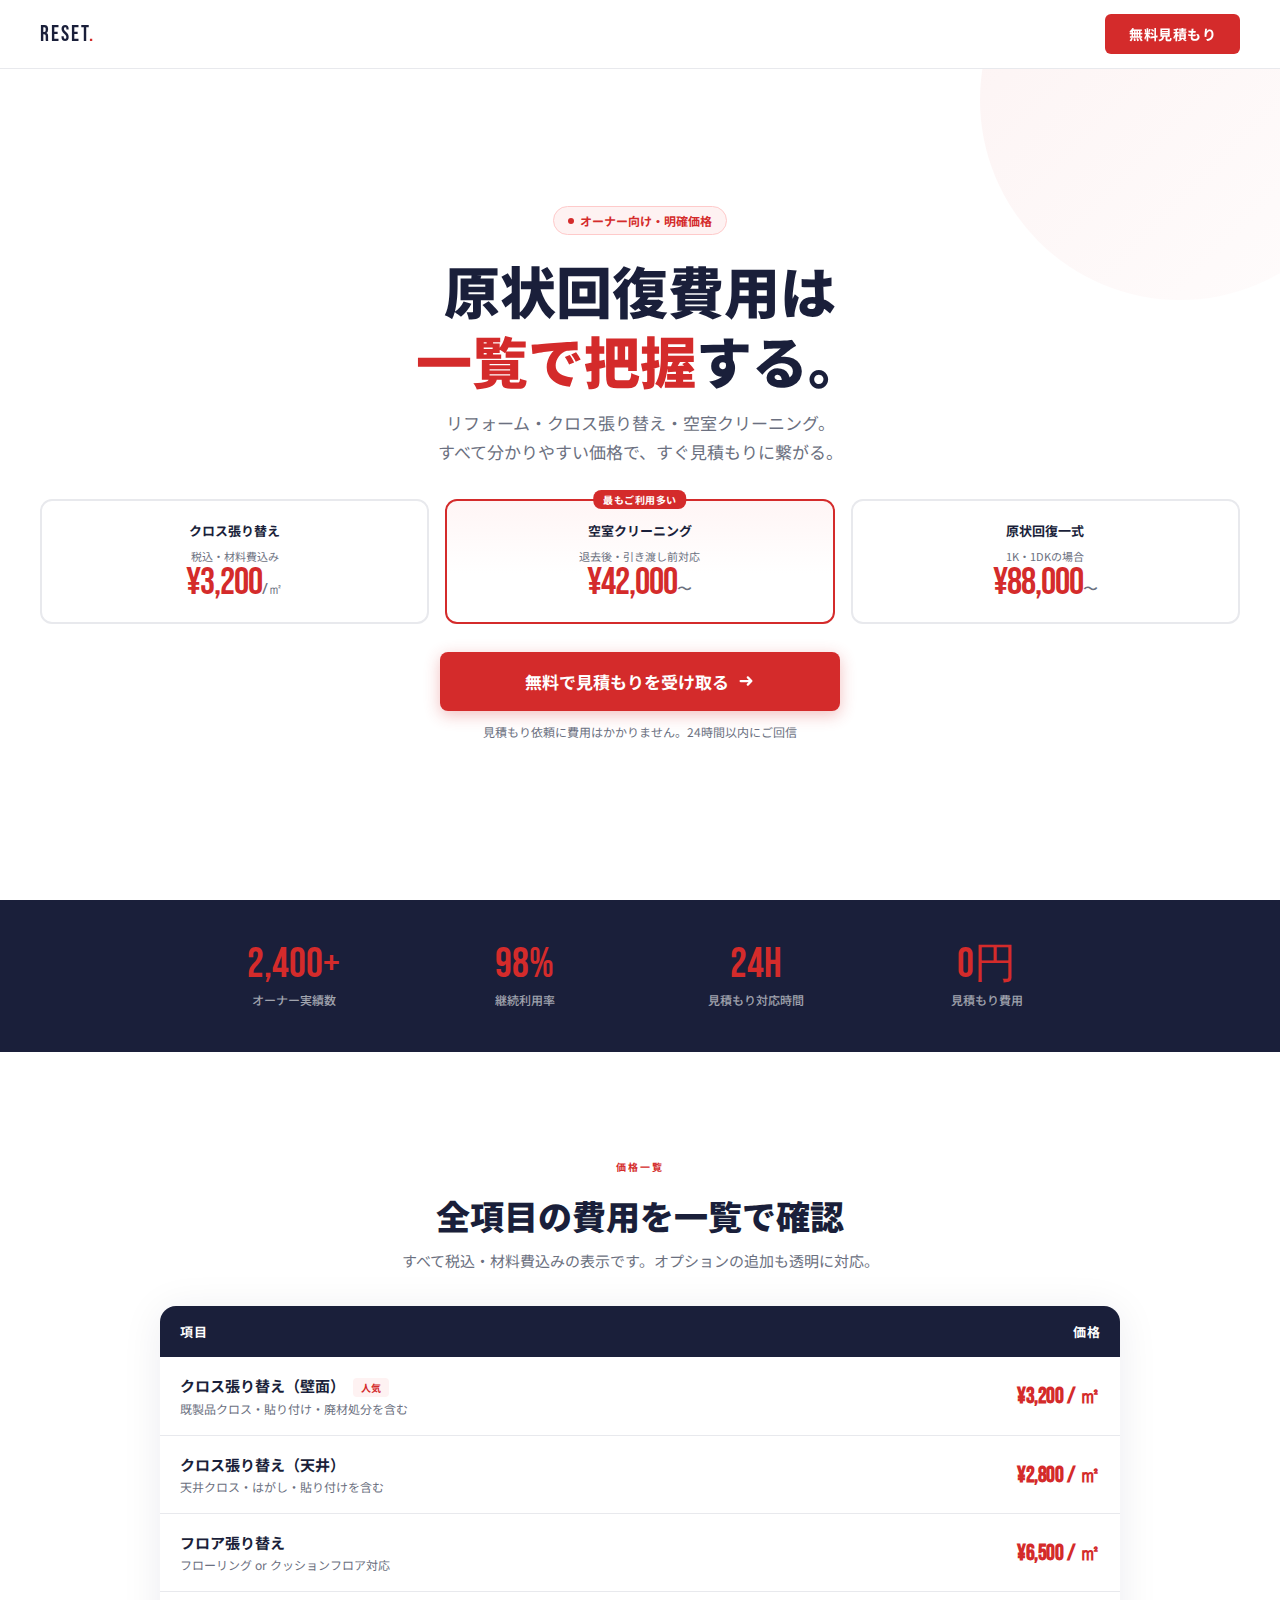
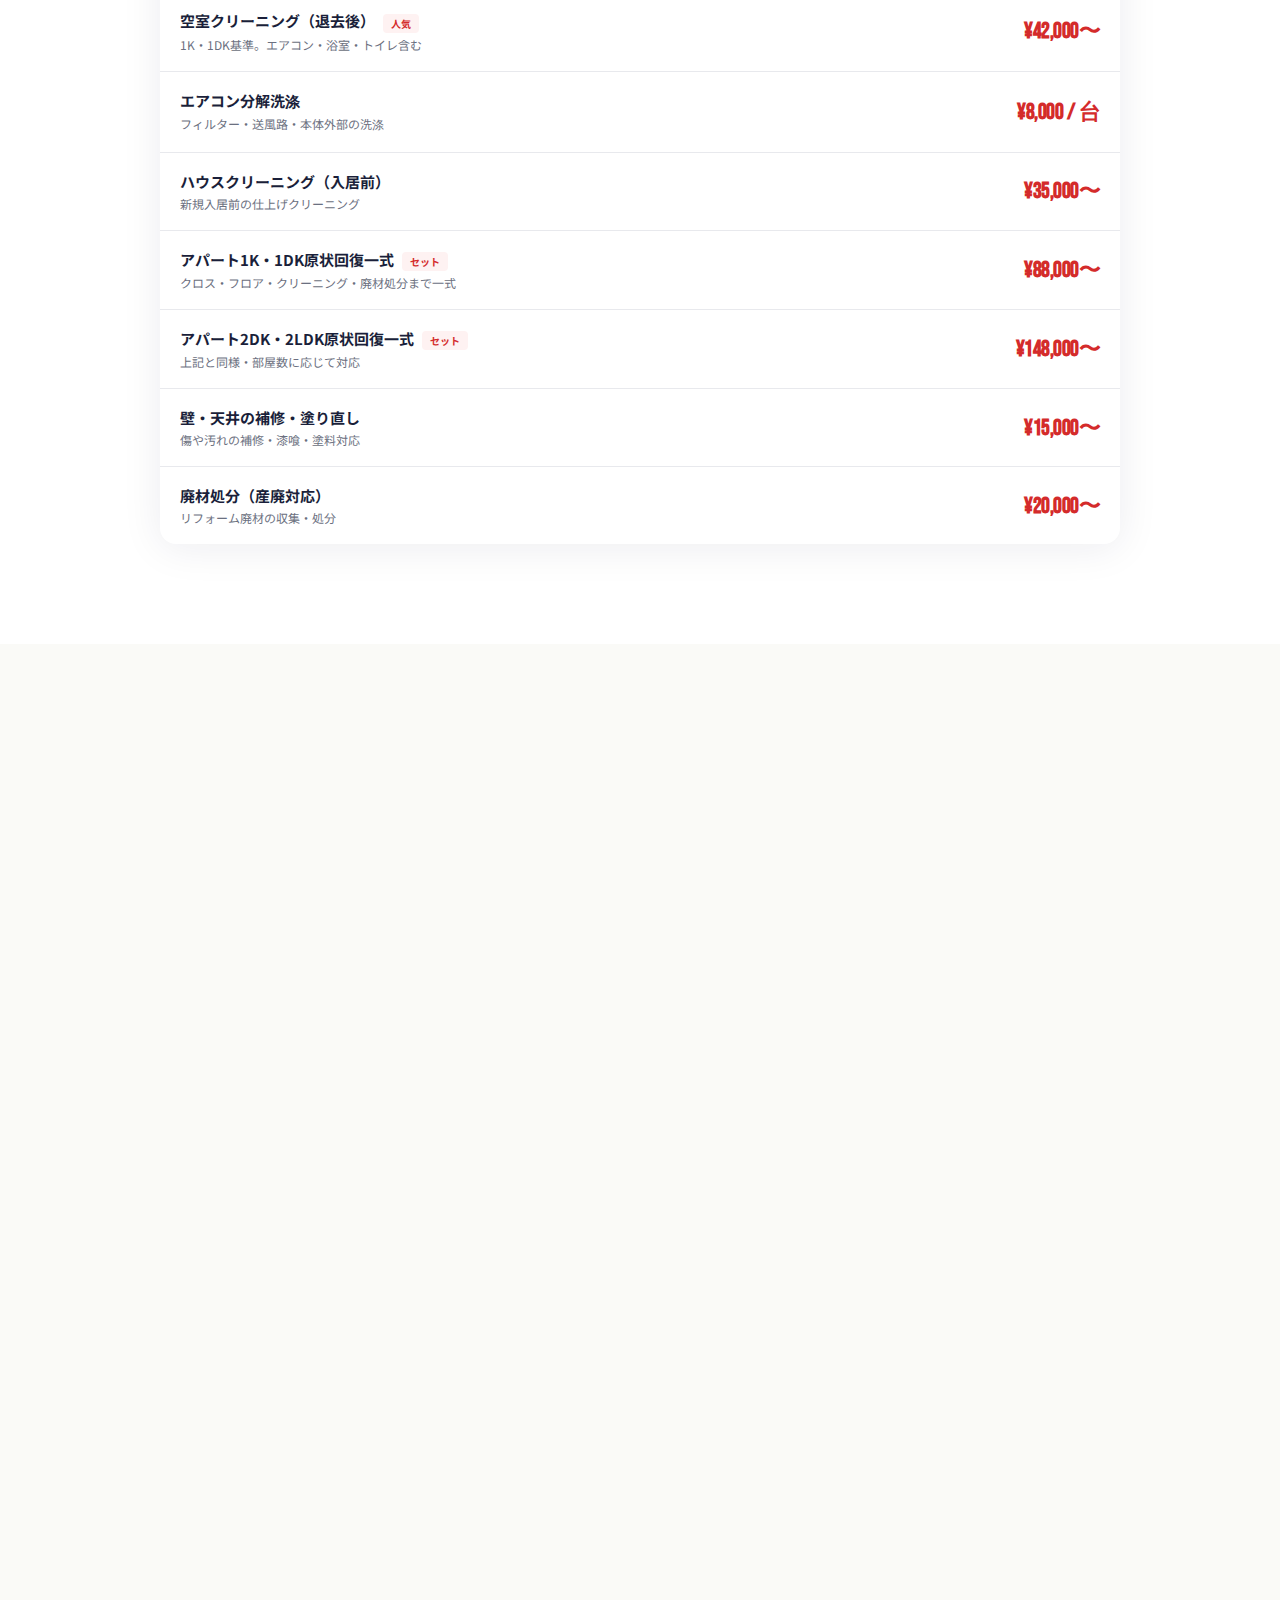
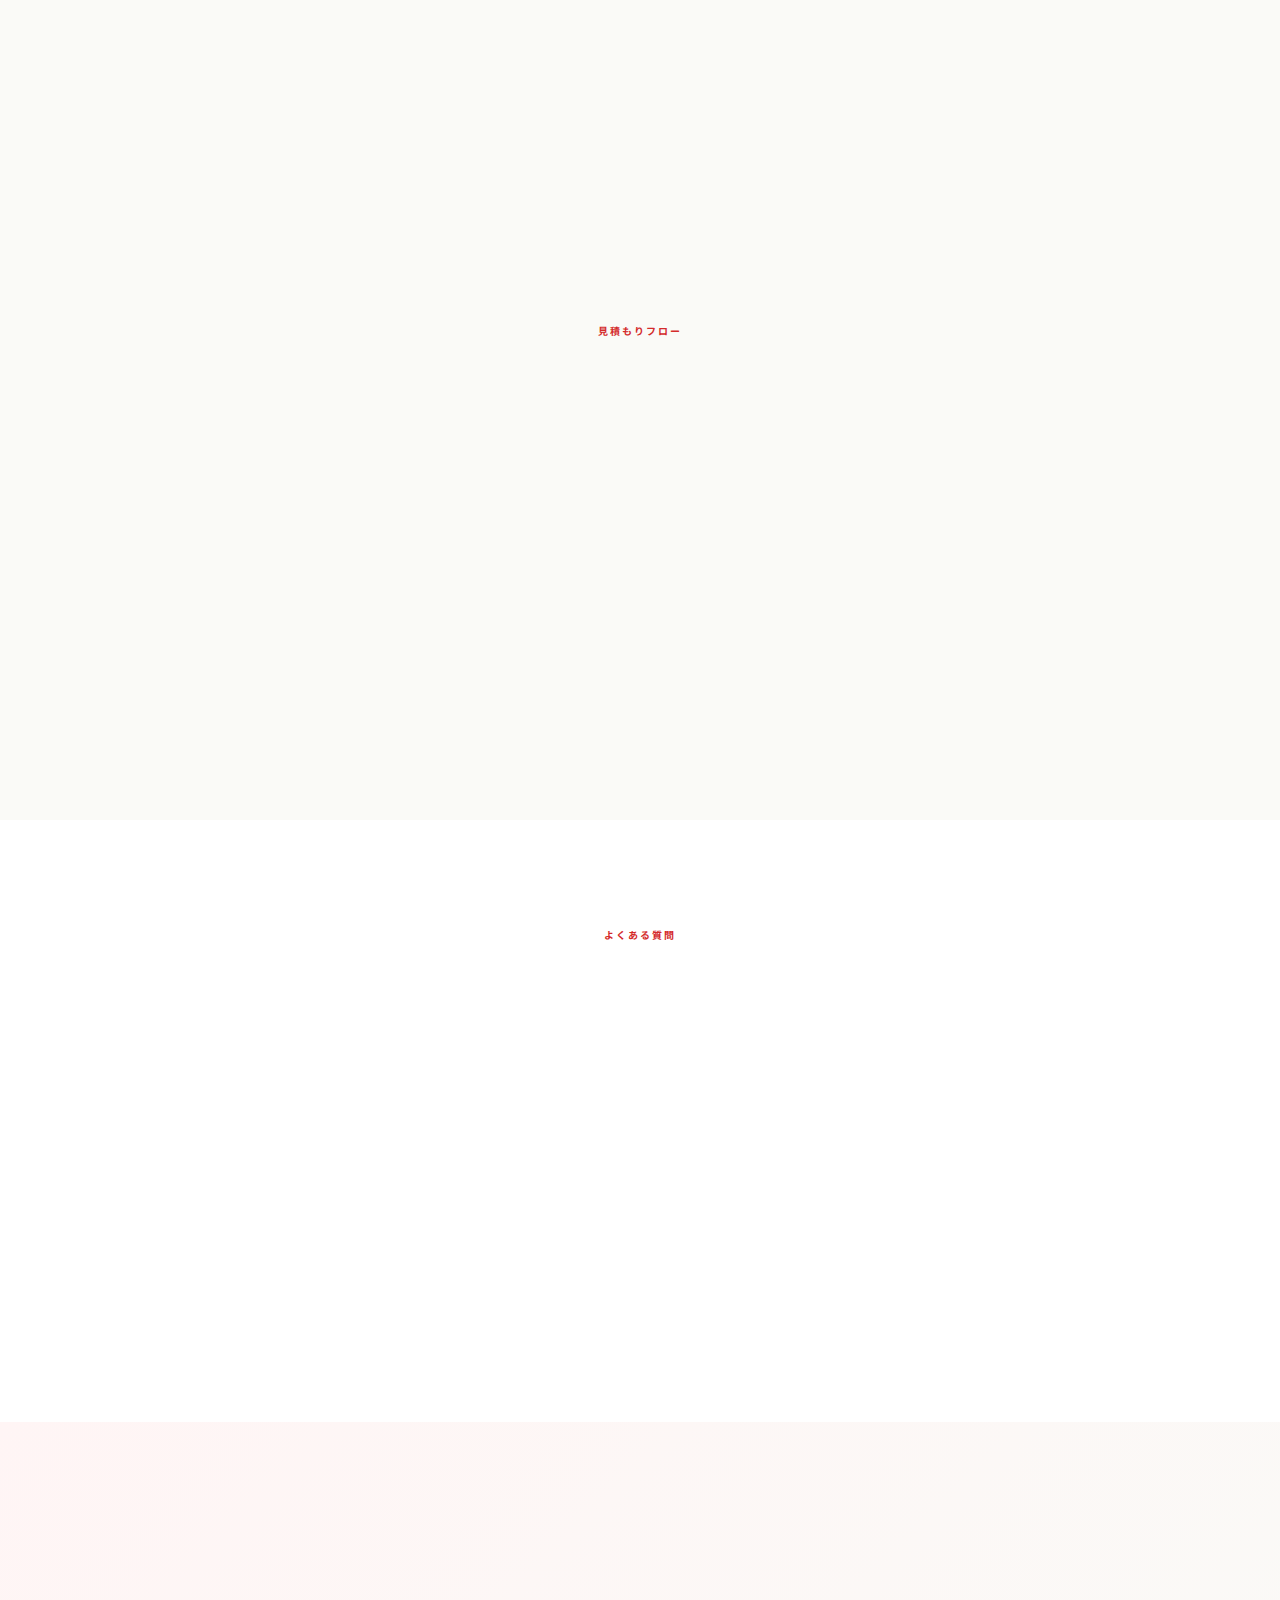
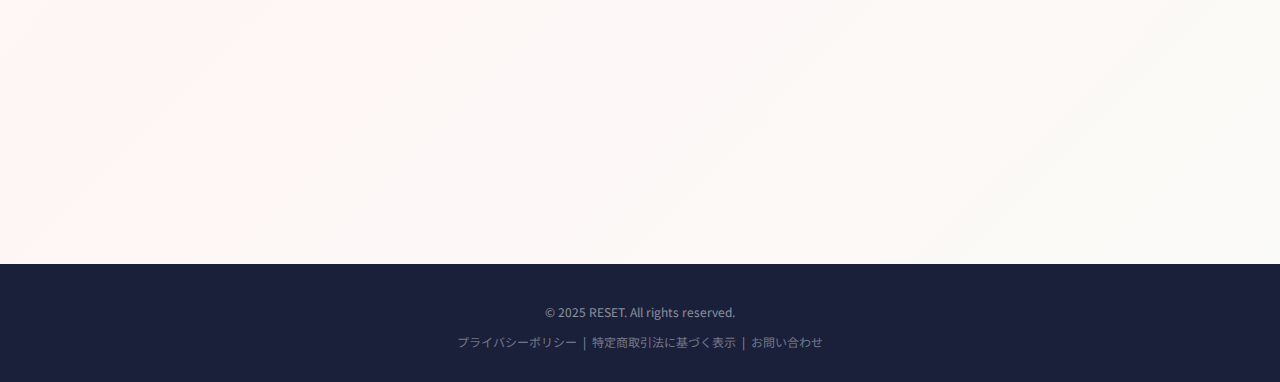
<file: index3.html>
<!DOCTYPE html>
<html lang="ja">

<head>
    <meta charset="UTF-8">
    <meta name="viewport" content="width=device-width, initial-scale=1.0">

    <!-- SEO: title & meta -->
    <title>原状回復費用・クロス張り替え・空室クリーニング 明確価格一覧 | RESET</title>
    <meta name="description"
        content="不動産オーナー向け原状回復費用窓口。クロス張り替え¥3,200/㎡・空室クリーニング¥42,000〜・原状回復一式¥88,000〜。税込・材料費込みの明確価格で無料見積もりを受け付けています。">

    <!-- SEO: OGP -->
    <meta property="og:title" content="原状回復費用・クロス張り替え・空室クリーニング 明確価格一覧 | RESET">
    <meta property="og:description" content="不動産オーナー向け原状回復費用窓口。クロス張り替え・空室クリーニング・リフォームすべて明確価格で無料見積もりを受け付けています。">
    <meta property="og:type" content="website">
    <meta property="og:url" content="https://reset-example.com/">
    <meta property="og:locale" content="ja_JP">

    <!-- SEO: Canonical -->
    <link rel="canonical" href="https://reset-example.com/">

    <!-- Fonts -->
    <link rel="preconnect" href="https://fonts.googleapis.com">
    <link rel="preconnect" href="https://fonts.gstatic.com" crossorigin>
    <link
        href="https://fonts.googleapis.com/css2?family=Noto+Sans+JP:wght@400;500;700;900&family=Bebas+Neue&display=swap"
        rel="stylesheet">

    <!-- SEO: Structured Data (LocalBusiness + Service) -->
    <script type="application/ld+json">
{
  "@context": "https://schema.org",
  "@graph": [
    {
      "@type": "LocalBusiness",
      "name": "RESET",
      "description": "不動産オーナー向け原状回復・リフォーム・クリーニング対応窓口。明確価格で無料見積もりを提供。",
      "url": "https://reset-example.com/",
      "telephone": "03-XXXX-XXXX",
      "address": {
        "@type": "PostalAddress",
        "addressCountry": "Japan",
        "addressLocality": "東京都"
      },
      "openingHoursSpecification": {
        "@type": "OpeningHoursSpecification",
        "dayOfWeek": ["Monday","Tuesday","Wednesday","Thursday","Friday","Saturday","Sunday"],
        "opens": "00:00",
        "closes": "23:59"
      },
      "sameAs": []
    },
    {
      "@type": "Service",
      "name": "原状回復一式",
      "provider": { "@type": "Organization", "name": "RESET" },
      "description": "クロス張り替え・フロア張り替え・クリーニング・廃材処分まで一式対応",
      "offers": {
        "@type": "Offer",
        "price": "88000",
        "priceCurrency": "JPY",
        "priceSpecification": { "@type": "UnitPriceSpecification", "unitText": "1K・1DK基準" }
      }
    },
    {
      "@type": "Service",
      "name": "クロス張り替え",
      "provider": { "@type": "Organization", "name": "RESET" },
      "description": "既製品クロス・貼り付け・廃材処分を含む壁面張り替え",
      "offers": {
        "@type": "Offer",
        "price": "3200",
        "priceCurrency": "JPY",
        "priceSpecification": { "@type": "UnitPriceSpecification", "unitText": "1㎡あたり" }
      }
    },
    {
      "@type": "Service",
      "name": "空室クリーニング",
      "provider": { "@type": "Organization", "name": "RESET" },
      "description": "退去後の空室クリーニング。エアコン・浴室・トイレ含む",
      "offers": {
        "@type": "Offer",
        "price": "42000",
        "priceCurrency": "JPY",
        "priceSpecification": { "@type": "UnitPriceSpecification", "unitText": "1K・1DK基準から" }
      }
    },
    {
      "@type": "FAQPage",
      "mainEntity": [
        {
          "@type": "Question",
          "name": "見積もりに費用はかかりますか？",
          "acceptedAnswer": { "@type": "Answer", "text": "いいえ、見積もりは完全無料です。24時間以内にご回信いたします。" }
        },
        {
          "@type": "Question",
          "name": "対応エリアはどのくらいですか？",
          "acceptedAnswer": { "@type": "Answer", "text": "現在、首都圏エリアを中心にご対応しています。詳細はお問い合わせください。" }
        },
        {
          "@type": "Question",
          "name": "急いでの対応は可能ですか？",
          "acceptedAnswer": { "@type": "Answer", "text": "はい、急対応も受承中です。見積もり時にご希望の対応日をお伝えください。" }
        }
      ]
    }
  ]
}
</script>

    <style>
        /* ─── RESET & VARIABLES ─── */
        *,
        *::before,
        *::after {
            margin: 0;
            padding: 0;
            box-sizing: border-box;
        }

        :root {
            --red: #D42B2B;
            --red-dark: #A82020;
            --navy: #1A1F3A;
            --navy-mid: #2E3558;
            --cream: #FAFAF7;
            --gray: #6B7080;
            --gray-lt: #E8E9ED;
            --white: #FFFFFF;
            --font-jp: 'Noto Sans JP', sans-serif;
            --font-en: 'Bebas Neue', sans-serif;
            --safe-x: 20px;
            /* mobile side padding */
        }

        html {
            scroll-behavior: smooth;
        }

        body {
            font-family: var(--font-jp);
            background: var(--cream);
            color: var(--navy);
            -webkit-font-smoothing: antialiased;
            overflow-x: hidden;
        }

        /* ─── MOBILE-FIRST NAV ─── */
        .nav {
            position: fixed;
            top: 0;
            left: 0;
            right: 0;
            z-index: 100;
            display: flex;
            align-items: center;
            justify-content: space-between;
            padding: 12px var(--safe-x);
            background: rgba(255, 255, 255, 0.95);
            backdrop-filter: blur(8px);
            border-bottom: 1px solid var(--gray-lt);
            transition: box-shadow .3s;
        }

        .nav.scrolled {
            box-shadow: 0 2px 20px rgba(26, 31, 58, .08);
        }

        .nav-logo {
            font-family: var(--font-en);
            font-size: 20px;
            letter-spacing: 2px;
            color: var(--navy);
            text-decoration: none;
        }

        .nav-logo span {
            color: var(--red);
        }

        .nav-cta {
            background: var(--red);
            color: #fff;
            font-family: var(--font-jp);
            font-weight: 700;
            font-size: 13px;
            padding: 9px 18px;
            border-radius: 6px;
            border: none;
            cursor: pointer;
            letter-spacing: .5px;
            transition: background .2s, transform .15s;
            text-decoration: none;
            -webkit-tap-highlight-color: transparent;
        }

        .nav-cta:active {
            background: var(--red-dark);
            transform: scale(0.96);
        }

        /* ─── HERO (mobile base) ─── */
        .hero {
            min-height: 100svh;
            /* small viewport height for mobile */
            display: flex;
            flex-direction: column;
            align-items: center;
            justify-content: center;
            padding: 100px var(--safe-x) 48px;
            background: var(--white);
            position: relative;
        }

        .hero::before {
            content: '';
            position: absolute;
            top: -80px;
            right: -80px;
            width: 280px;
            height: 280px;
            border-radius: 50%;
            background: linear-gradient(135deg, rgba(212, 43, 43, .06), rgba(212, 43, 43, .01));
            pointer-events: none;
        }

        .hero-badge {
            display: inline-flex;
            align-items: center;
            gap: 6px;
            background: #FEF2F2;
            border: 1px solid #FECACA;
            border-radius: 20px;
            padding: 5px 14px;
            font-size: 12px;
            font-weight: 700;
            color: var(--red);
            margin-bottom: 20px;
            animation: fadeDown .6s ease both;
        }

        .hero-badge .dot {
            width: 6px;
            height: 6px;
            border-radius: 50%;
            background: var(--red);
            animation: pulse 1.8s infinite;
        }

        @keyframes pulse {

            0%,
            100% {
                opacity: 1;
                transform: scale(1);
            }

            50% {
                opacity: .5;
                transform: scale(1.4);
            }
        }

        @keyframes fadeDown {
            from {
                opacity: 0;
                transform: translateY(-12px);
            }

            to {
                opacity: 1;
                transform: translateY(0);
            }
        }

        .hero-title {
            text-align: center;
            font-size: 28px;
            font-weight: 900;
            line-height: 1.25;
            color: var(--navy);
            animation: fadeUp .7s .1s ease both;
        }

        .hero-title .highlight {
            color: var(--red);
            position: relative;
            display: inline-block;
        }

        .hero-title .highlight::after {
            content: '';
            position: absolute;
            bottom: 3px;
            left: -3px;
            right: -3px;
            height: 10px;
            border-radius: 5px;
            background: rgba(212, 43, 43, .15);
            z-index: -1;
        }

        @keyframes fadeUp {
            from {
                opacity: 0;
                transform: translateY(20px);
            }

            to {
                opacity: 1;
                transform: translateY(0);
            }
        }

        .hero-sub {
            margin-top: 14px;
            font-size: 14px;
            color: var(--gray);
            text-align: center;
            line-height: 1.7;
            animation: fadeUp .7s .25s ease both;
        }

        /* ─── HERO PRICE CARDS (mobile: full-width stack) ─── */
        .hero-prices {
            display: flex;
            flex-direction: column;
            gap: 10px;
            width: 100%;
            margin-top: 32px;
            animation: fadeUp .7s .4s ease both;
        }

        .price-card {
            background: var(--white);
            border: 2px solid var(--gray-lt);
            border-radius: 12px;
            padding: 16px 20px;
            display: flex;
            align-items: center;
            gap: 16px;
            position: relative;
            transition: border-color .25s, box-shadow .25s;
            -webkit-tap-highlight-color: transparent;
        }

        .price-card .card-left {
            flex: 1;
            min-width: 0;
        }

        .price-card .label {
            font-size: 13px;
            font-weight: 700;
            color: var(--navy);
            margin-bottom: 2px;
        }

        .price-card .price-unit {
            font-size: 11px;
            color: var(--gray);
        }

        .price-card .card-right {
            flex-shrink: 0;
            text-align: right;
        }

        .price-card .price-value {
            font-family: var(--font-en);
            font-size: 30px;
            color: var(--red);
            letter-spacing: -1px;
            line-height: 1;
        }

        .price-card .price-value .unit-small {
            font-size: 15px;
            color: var(--gray);
            letter-spacing: 0;
        }

        /* featured card */
        .price-card.featured {
            border-color: var(--red);
            background: linear-gradient(180deg, #FFF5F5 0%, var(--white) 60%);
        }

        .price-card.featured .badge-pop {
            position: absolute;
            top: -10px;
            left: 16px;
            background: var(--red);
            color: #fff;
            font-size: 10px;
            font-weight: 700;
            padding: 2px 10px;
            border-radius: 8px;
            letter-spacing: .5px;
            white-space: nowrap;
        }

        .hero-cta-wrap {
            margin-top: 28px;
            width: 100%;
            animation: fadeUp .7s .55s ease both;
        }

        .btn-primary {
            display: flex;
            align-items: center;
            justify-content: center;
            gap: 8px;
            width: 100%;
            background: var(--red);
            color: #fff;
            font-family: var(--font-jp);
            font-weight: 700;
            font-size: 16px;
            padding: 16px 20px;
            border-radius: 8px;
            border: none;
            cursor: pointer;
            text-decoration: none;
            transition: background .2s, transform .15s, box-shadow .2s;
            box-shadow: 0 4px 16px rgba(212, 43, 43, .3);
            -webkit-tap-highlight-color: transparent;
        }

        .btn-primary:active {
            background: var(--red-dark);
            transform: scale(0.97);
            box-shadow: 0 2px 8px rgba(212, 43, 43, .3);
        }

        .btn-primary svg {
            width: 18px;
            height: 18px;
            flex-shrink: 0;
        }

        .hero-note {
            margin-top: 12px;
            font-size: 12px;
            color: var(--gray);
            text-align: center;
        }

        /* ─── SECTION TITLES ─── */
        .sec-title {
            text-align: center;
            font-size: 22px;
            font-weight: 900;
            color: var(--navy);
            margin-bottom: 10px;
            line-height: 1.3;
        }

        .sec-sub {
            text-align: center;
            font-size: 14px;
            color: var(--gray);
            max-width: 560px;
            margin: 0 auto 32px;
            line-height: 1.7;
        }

        .sec-label {
            display: inline-block;
            font-size: 10px;
            font-weight: 700;
            color: var(--red);
            letter-spacing: 2px;
            text-transform: uppercase;
            margin-bottom: 8px;
        }

        /* ─── TRUST STRIP (mobile: 2x2 grid) ─── */
        .trust-strip {
            background: var(--navy);
            padding: 32px var(--safe-x);
        }

        .trust-inner {
            max-width: 900px;
            margin: 0 auto;
            display: grid;
            grid-template-columns: 1fr 1fr;
            gap: 24px 16px;
        }

        .trust-item {
            text-align: center;
            color: #fff;
        }

        .trust-item .trust-num {
            font-family: var(--font-en);
            font-size: 34px;
            color: var(--red);
            line-height: 1;
        }

        .trust-item .trust-label {
            font-size: 12px;
            color: rgba(255, 255, 255, .6);
            margin-top: 5px;
            font-weight: 500;
        }

        /* ─── PRICE TABLE (mobile: card style) ─── */
        .section {
            padding: 56px var(--safe-x);
        }

        .section.alt {
            background: var(--white);
        }

        .price-table-wrap {
            max-width: 960px;
            margin: 0 auto;
        }

        /* Mobile: table → card list */
        .price-table {
            display: none;
        }

        .price-cards-mobile {
            display: flex;
            flex-direction: column;
            gap: 10px;
        }

        .pm-card {
            background: #fff;
            border-radius: 12px;
            padding: 16px;
            box-shadow: 0 2px 12px rgba(26, 31, 58, .06);
        }

        .pm-card-header {
            display: flex;
            align-items: flex-start;
            justify-content: space-between;
            gap: 12px;
        }

        .pm-card-title {
            font-size: 14px;
            font-weight: 700;
            color: var(--navy);
            flex: 1;
        }

        .pm-card-price {
            flex-shrink: 0;
            font-family: var(--font-en);
            font-size: 20px;
            color: var(--red);
            letter-spacing: -0.5px;
            white-space: nowrap;
        }

        .pm-card-desc {
            font-size: 12px;
            color: var(--gray);
            margin-top: 5px;
            line-height: 1.5;
        }

        .pm-tag {
            display: inline-block;
            font-size: 9px;
            font-weight: 700;
            background: #FEF2F2;
            color: var(--red);
            padding: 2px 7px;
            border-radius: 4px;
            margin-left: 6px;
            vertical-align: middle;
        }

        /* ─── SIMULATOR ─── */
        .sim-wrap {
            max-width: 680px;
            margin: 0 auto;
        }

        .sim-step {
            margin-bottom: 24px;
        }

        .sim-step-label {
            display: flex;
            align-items: center;
            gap: 10px;
            margin-bottom: 12px;
        }

        .sim-step-num {
            flex-shrink: 0;
            width: 26px;
            height: 26px;
            border-radius: 50%;
            background: var(--navy);
            color: #fff;
            font-family: var(--font-en);
            font-size: 14px;
            display: flex;
            align-items: center;
            justify-content: center;
        }

        .sim-step-title {
            font-size: 14px;
            font-weight: 700;
            color: var(--navy);
        }

        /* 間間selects */
        .sim-type-grid {
            display: grid;
            grid-template-columns: repeat(3, 1fr);
            gap: 8px;
        }

        .sim-type-btn {
            position: relative;
            background: #fff;
            border: 2px solid var(--gray-lt);
            border-radius: 10px;
            padding: 12px 6px;
            text-align: center;
            cursor: pointer;
            transition: border-color .2s, background .2s;
            -webkit-tap-highlight-color: transparent;
        }

        .sim-type-btn input[type="radio"] {
            position: absolute;
            inset: 0;
            opacity: 0;
            width: 100%;
            height: 100%;
            margin: 0;
            cursor: pointer;
        }

        .sim-type-btn .type-name {
            font-size: 15px;
            font-weight: 700;
            color: var(--navy);
            pointer-events: none;
        }

        .sim-type-btn .type-price {
            font-size: 11px;
            color: var(--gray);
            margin-top: 3px;
            pointer-events: none;
        }

        .sim-type-btn:has(input:checked),
        .sim-type-btn.checked {
            border-color: var(--red);
            background: #FFF5F5;
        }

        .sim-type-btn:has(input:checked) .type-name,
        .sim-type-btn.checked .type-name {
            color: var(--red);
        }

        /* オプションチェック */
        .sim-options {
            display: flex;
            flex-direction: column;
            gap: 6px;
        }

        .sim-opt {
            position: relative;
            background: #fff;
            border: 2px solid var(--gray-lt);
            border-radius: 10px;
            transition: border-color .2s, background .2s;
            -webkit-tap-highlight-color: transparent;
        }

        .sim-opt input[type="checkbox"] {
            position: absolute;
            inset: 0;
            opacity: 0;
            width: 100%;
            height: 100%;
            margin: 0;
            cursor: pointer;
        }

        .sim-opt-inner {
            display: flex;
            align-items: center;
            justify-content: space-between;
            padding: 12px 14px;
            gap: 12px;
            pointer-events: none;
        }

        .sim-opt-left {
            display: flex;
            align-items: center;
            gap: 10px;
            flex: 1;
            min-width: 0;
        }

        .sim-opt-check {
            flex-shrink: 0;
            width: 22px;
            height: 22px;
            border-radius: 5px;
            border: 2px solid var(--gray-lt);
            background: #fff;
            display: flex;
            align-items: center;
            justify-content: center;
            transition: background .2s, border-color .2s;
        }

        .sim-opt-check svg {
            width: 13px;
            height: 13px;
            opacity: 0;
            transition: opacity .15s;
        }

        .sim-opt-name {
            font-size: 13px;
            font-weight: 700;
            color: var(--navy);
        }

        .sim-opt-desc {
            font-size: 11px;
            color: var(--gray);
            margin-top: 1px;
        }

        .sim-opt-price {
            flex-shrink: 0;
            font-family: var(--font-en);
            font-size: 16px;
            color: var(--gray);
            white-space: nowrap;
        }

        .sim-opt:has(input:checked),
        .sim-opt.checked {
            border-color: var(--red);
            background: #FFF5F5;
        }

        .sim-opt:has(input:checked) .sim-opt-check,
        .sim-opt.checked .sim-opt-check {
            background: var(--red);
            border-color: var(--red);
        }

        .sim-opt:has(input:checked) .sim-opt-check svg,
        .sim-opt.checked .sim-opt-check svg {
            opacity: 1;
        }

        .sim-opt:has(input:checked) .sim-opt-price,
        .sim-opt.checked .sim-opt-price {
            color: var(--red);
        }

        /* 合計表示 */
        .sim-result {
            margin-top: 20px;
            background: var(--navy);
            border-radius: 14px;
            padding: 20px;
        }

        .sim-result-row {
            display: flex;
            align-items: center;
            justify-content: space-between;
            margin-bottom: 6px;
        }

        .sim-result-label {
            font-size: 12px;
            color: rgba(255, 255, 255, .5);
            font-weight: 500;
        }

        .sim-result-val {
            font-family: var(--font-en);
            font-size: 15px;
            color: rgba(255, 255, 255, .6);
        }

        .sim-result-divider {
            height: 1px;
            background: rgba(255, 255, 255, .15);
            margin: 12px 0;
        }

        .sim-result-total-row {
            display: flex;
            align-items: baseline;
            justify-content: space-between;
        }

        .sim-result-total-label {
            font-size: 13px;
            color: rgba(255, 255, 255, .7);
            font-weight: 700;
        }

        .sim-result-total {
            font-family: var(--font-en);
            font-size: 34px;
            color: var(--red);
            letter-spacing: -1px;
            line-height: 1;
        }

        .sim-result-note {
            font-size: 11px;
            color: rgba(255, 255, 255, .4);
            margin-top: 10px;
            text-align: center;
        }

        .sim-result .btn-primary {
            margin-top: 16px;
            font-size: 15px;
            padding: 14px 20px;
        }

        /* ─── FLOW SECTION ─── */
        .flow-wrap {
            max-width: 720px;
            margin: 0 auto;
            display: flex;
            flex-direction: column;
        }

        .flow-item {
            display: flex;
            align-items: flex-start;
            gap: 16px;
            position: relative;
        }

        .flow-num {
            flex-shrink: 0;
            width: 40px;
            height: 40px;
            border-radius: 50%;
            background: var(--navy);
            color: #fff;
            font-family: var(--font-en);
            font-size: 19px;
            display: flex;
            align-items: center;
            justify-content: center;
            position: relative;
            z-index: 1;
        }

        .flow-line {
            position: absolute;
            left: 19px;
            top: 40px;
            bottom: 0;
            width: 2px;
            background: var(--gray-lt);
        }

        .flow-item:last-child .flow-line {
            display: none;
        }

        .flow-content {
            padding-bottom: 28px;
            padding-top: 4px;
        }

        .flow-content h4 {
            font-size: 15px;
            font-weight: 700;
            color: var(--navy);
            margin-bottom: 4px;
        }

        .flow-content p {
            font-size: 13px;
            color: var(--gray);
            line-height: 1.6;
        }

        /* ─── FAQ SECTION ─── */
        .faq-wrap {
            max-width: 720px;
            margin: 0 auto;
            display: flex;
            flex-direction: column;
            gap: 8px;
        }

        .faq-item {
            background: #fff;
            border-radius: 12px;
            overflow: hidden;
            box-shadow: 0 2px 12px rgba(26, 31, 58, .06);
        }

        .faq-btn {
            width: 100%;
            text-align: left;
            padding: 16px;
            background: none;
            border: none;
            cursor: pointer;
            display: flex;
            align-items: center;
            justify-content: space-between;
            gap: 12px;
            -webkit-tap-highlight-color: transparent;
        }

        .faq-btn-text {
            font-size: 14px;
            font-weight: 700;
            color: var(--navy);
            line-height: 1.4;
        }

        .faq-icon {
            flex-shrink: 0;
            width: 24px;
            height: 24px;
            display: flex;
            align-items: center;
            justify-content: center;
            color: var(--red);
            transition: transform .3s ease;
        }

        .faq-icon svg {
            width: 16px;
            height: 16px;
        }

        .faq-item.open .faq-icon {
            transform: rotate(45deg);
        }

        .faq-body {
            max-height: 0;
            overflow: hidden;
            transition: max-height .35s ease, padding .35s ease;
            padding: 0 16px;
        }

        .faq-item.open .faq-body {
            max-height: 200px;
            padding: 0 16px 16px;
        }

        .faq-body p {
            font-size: 13px;
            color: var(--gray);
            line-height: 1.7;
        }

        /* ─── CTA SECTION ─── */
        .cta-section {
            padding: 56px var(--safe-x);
            background: linear-gradient(135deg, #FFF5F5 0%, var(--cream) 100%);
        }

        .cta-box {
            max-width: 660px;
            margin: 0 auto;
            text-align: center;
        }

        .cta-box h2 {
            font-size: 22px;
            font-weight: 900;
            color: var(--navy);
            line-height: 1.3;
            margin-bottom: 12px;
        }

        .cta-box p {
            font-size: 14px;
            color: var(--gray);
            line-height: 1.7;
            margin-bottom: 28px;
        }

        /* ─── FOOTER ─── */
        footer {
            background: var(--navy);
            color: rgba(255, 255, 255, .5);
            padding: 36px var(--safe-x) 28px;
            text-align: center;
            font-size: 12px;
            line-height: 2;
        }

        footer a {
            color: rgba(255, 255, 255, .4);
            text-decoration: none;
        }

        footer a:active {
            color: #fff;
        }

        /* ─── SCROLL REVEAL ─── */
        .reveal {
            opacity: 0;
            transform: translateY(24px);
            transition: opacity .7s ease, transform .7s ease;
        }

        .reveal.visible {
            opacity: 1;
            transform: translateY(0);
        }

        /* ═══════════════════════════════════════════════
     TABLET: 640px+
  ═══════════════════════════════════════════════ */
        @media (min-width: 640px) {
            :root {
                --safe-x: 32px;
            }

            .nav {
                padding: 14px var(--safe-x);
            }

            .nav-logo {
                font-size: 22px;
            }

            .nav-cta {
                font-size: 14px;
                padding: 10px 24px;
            }

            .hero {
                padding: 110px var(--safe-x) 64px;
            }

            .hero::before {
                width: 400px;
                height: 400px;
                top: -100px;
                right: -100px;
            }

            .hero-title {
                font-size: 36px;
            }

            .hero-sub {
                font-size: 16px;
            }

            /* Price cards: horizontal row */
            .hero-prices {
                flex-direction: row;
                gap: 12px;
            }

            .price-card {
                flex: 1;
                flex-direction: column;
                align-items: center;
                text-align: center;
                gap: 0;
                padding: 20px 16px;
            }

            .price-card .card-left {
                text-align: center;
            }

            .price-card .card-right {
                text-align: center;
            }

            .price-card .label {
                margin-bottom: 8px;
            }

            .price-card .price-value {
                font-size: 34px;
            }

            .price-card .price-unit {
                margin-top: 4px;
            }

            .price-card.featured .badge-pop {
                left: 50%;
                transform: translateX(-50%);
                top: -11px;
            }

            .hero-cta-wrap {
                max-width: 360px;
                margin-left: auto;
                margin-right: auto;
            }

            .sec-title {
                font-size: 28px;
            }

            .sec-sub {
                font-size: 15px;
            }

            .trust-inner {
                grid-template-columns: repeat(4, 1fr);
                gap: 24px;
            }

            .trust-item .trust-num {
                font-size: 38px;
            }

            /* Show table, hide mobile cards */
            .price-table {
                display: table;
                width: 100%;
            }

            .price-cards-mobile {
                display: none;
            }

            .price-table {
                border-collapse: collapse;
                background: #fff;
                border-radius: 16px;
                overflow: hidden;
                box-shadow: 0 4px 40px rgba(26, 31, 58, .08);
            }

            .price-table thead th {
                background: var(--navy);
                color: #fff;
                font-size: 13px;
                font-weight: 700;
                padding: 16px 20px;
                text-align: left;
                letter-spacing: .5px;
            }

            .price-table thead th:last-child {
                text-align: right;
            }

            .price-table tbody tr {
                border-bottom: 1px solid var(--gray-lt);
                transition: background .18s;
            }

            .price-table tbody tr:last-child {
                border-bottom: none;
            }

            .price-table tbody tr:hover {
                background: #FFFAF9;
            }

            .price-table td {
                padding: 18px 20px;
                font-size: 15px;
                color: var(--navy);
            }

            .price-table td:first-child {
                font-weight: 700;
            }

            .price-table td:last-child {
                text-align: right;
                font-family: var(--font-en);
                font-size: 22px;
                color: var(--red);
                font-weight: 700;
                letter-spacing: -0.5px;
            }

            .price-table .tag {
                display: inline-block;
                font-size: 10px;
                font-weight: 700;
                background: #FEF2F2;
                color: var(--red);
                padding: 2px 8px;
                border-radius: 4px;
                margin-left: 8px;
                vertical-align: middle;
            }

            .price-table .desc {
                font-size: 12px;
                color: var(--gray);
                margin-top: 3px;
                font-weight: 400;
            }

            .section {
                padding: 80px var(--safe-x);
            }

            .cta-section {
                padding: 80px var(--safe-x);
            }

            .cta-box h2 {
                font-size: 28px;
            }

            .cta-box p {
                font-size: 15px;
            }

            .sim-type-grid {
                grid-template-columns: repeat(5, 1fr);
                gap: 10px;
            }

            .sim-type-btn {
                padding: 14px 8px;
            }

            .sim-type-btn .type-name {
                font-size: 16px;
            }

            .sim-result {
                padding: 24px;
            }

            .sim-result-total {
                font-size: 40px;
            }

            .flow-item {
                gap: 24px;
            }

            .flow-num {
                width: 48px;
                height: 48px;
                font-size: 22px;
            }

            .flow-line {
                left: 23px;
                top: 48px;
            }

            .flow-content h4 {
                font-size: 17px;
            }

            .flow-content p {
                font-size: 14px;
            }
        }

        /* ═══════════════════════════════════════════════
     DESKTOP: 960px+
  ═══════════════════════════════════════════════ */
        @media (min-width: 960px) {
            :root {
                --safe-x: 40px;
            }

            .hero-title {
                font-size: clamp(40px, 5vw, 56px);
            }

            .hero-sub {
                font-size: 17px;
                max-width: 540px;
            }

            .hero-prices {
                gap: 16px;
            }

            .price-card .price-value {
                font-size: 38px;
            }

            .hero-cta-wrap {
                max-width: 400px;
            }

            .btn-primary {
                font-size: 17px;
                padding: 17px 28px;
            }

            .sec-title {
                font-size: clamp(28px, 3.5vw, 34px);
            }

            .trust-strip {
                padding: 44px var(--safe-x);
            }

            .trust-item .trust-num {
                font-size: 42px;
            }

            .section {
                padding: 100px var(--safe-x);
            }

            .cta-section {
                padding: 100px var(--safe-x);
            }

            .cta-box h2 {
                font-size: clamp(28px, 3.5vw, 34px);
            }

            .nav-cta:hover {
                background: var(--red-dark);
                transform: translateY(-1px);
            }

            .btn-primary:hover {
                background: var(--red-dark);
                transform: translateY(-2px);
                box-shadow: 0 6px 24px rgba(212, 43, 43, .4);
            }

            .price-card:hover {
                border-color: var(--red);
                box-shadow: 0 8px 32px rgba(212, 43, 43, .12);
            }
        }
    </style>
</head>

<body>

    <!-- NAV -->
    <nav class="nav" id="nav" aria-label="メインナビゲーション">
        <a href="#" class="nav-logo" aria-label="RESET ホーム">RESET<span>.</span></a>
        <a href="#estimate" class="nav-cta">無料見積もり</a>
    </nav>

    <!-- HERO -->
    <section class="hero" aria-labelledby="hero-heading">
        <div class="hero-badge" aria-hidden="true"><span class="dot"></span>オーナー向け・明確価格</div>

        <h1 class="hero-title" id="hero-heading">
            原状回復費用は<br>
            <span class="highlight">一覧で把握</span>する。
        </h1>
        <p class="hero-sub">
            リフォーム・クロス張り替え・空室クリーニング。<br>
            すべて分かりやすい価格で、すぐ見積もりに繋がる。
        </p>

        <!-- Hero price cards -->
        <div class="hero-prices" role="list" aria-label="主要サービス価格">
            <div class="price-card" role="listitem">
                <div class="card-left">
                    <div class="label">クロス張り替え</div>
                    <div class="price-unit">税込・材料費込み</div>
                </div>
                <div class="card-right">
                    <div class="price-value">¥3,200<span class="unit-small">/㎡</span></div>
                </div>
            </div>
            <div class="price-card featured" role="listitem">
                <div class="badge-pop">最もご利用多い</div>
                <div class="card-left">
                    <div class="label">空室クリーニング</div>
                    <div class="price-unit">退去後・引き渡し前対応</div>
                </div>
                <div class="card-right">
                    <div class="price-value">¥42,000<span class="unit-small">〜</span></div>
                </div>
            </div>
            <div class="price-card" role="listitem">
                <div class="card-left">
                    <div class="label">原状回復一式</div>
                    <div class="price-unit">1K・1DKの場合</div>
                </div>
                <div class="card-right">
                    <div class="price-value">¥88,000<span class="unit-small">〜</span></div>
                </div>
            </div>
        </div>

        <div class="hero-cta-wrap">
            <a href="#estimate" class="btn-primary">
                無料で見積もりを受け取る
                <svg viewBox="0 0 20 20" fill="none" stroke="currentColor" stroke-width="2.5" stroke-linecap="round"
                    stroke-linejoin="round" aria-hidden="true">
                    <path d="M4 10h12M12 6l4 4-4 4" />
                </svg>
            </a>
        </div>
        <p class="hero-note">見積もり依頼に費用はかかりません。24時間以内にご回信</p>
    </section>

    <!-- TRUST NUMBERS -->
    <section class="trust-strip" aria-label="実績・信頼指標">
        <div class="trust-inner">
            <div class="trust-item">
                <div class="trust-num" aria-label="2400件以上">2,400+</div>
                <div class="trust-label">オーナー実績数</div>
            </div>
            <div class="trust-item">
                <div class="trust-num">98%</div>
                <div class="trust-label">継続利用率</div>
            </div>
            <div class="trust-item">
                <div class="trust-num">24h</div>
                <div class="trust-label">見積もり対応時間</div>
            </div>
            <div class="trust-item">
                <div class="trust-num">0円</div>
                <div class="trust-label">見積もり費用</div>
            </div>
        </div>
    </section>

    <!-- PRICE TABLE -->
    <section class="section alt" aria-labelledby="price-heading">
        <div class="price-table-wrap">
            <div style="text-align:center; margin-bottom:12px;">
                <span class="sec-label">価格一覧</span>
            </div>
            <h2 class="sec-title" id="price-heading">全項目の費用を一覧で確認</h2>
            <p class="sec-sub">すべて税込・材料費込みの表示です。オプションの追加も透明に対応。</p>

            <!-- Desktop: table -->
            <table class="price-table" role="table" aria-label="サービス価格一覧">
                <thead>
                    <tr>
                        <th scope="col">項目</th>
                        <th scope="col" style="text-align:right;">価格</th>
                    </tr>
                </thead>
                <tbody>
                    <tr>
                        <td>クロス張り替え（壁面）<span class="tag">人気</span>
                            <div class="desc">既製品クロス・貼り付け・廃材処分を含む</div>
                        </td>
                        <td>¥3,200 / ㎡</td>
                    </tr>
                    <tr>
                        <td>クロス張り替え（天井）<div class="desc">天井クロス・はがし・貼り付けを含む</div>
                        </td>
                        <td>¥2,800 / ㎡</td>
                    </tr>
                    <tr>
                        <td>フロア張り替え<div class="desc">フローリング or クッションフロア対応</div>
                        </td>
                        <td>¥6,500 / ㎡</td>
                    </tr>
                    <tr>
                        <td>空室クリーニング（退去後）<span class="tag">人気</span>
                            <div class="desc">1K・1DK基準。エアコン・浴室・トイレ含む</div>
                        </td>
                        <td>¥42,000〜</td>
                    </tr>
                    <tr>
                        <td>エアコン分解洗涤<div class="desc">フィルター・送風路・本体外部の洗涤</div>
                        </td>
                        <td>¥8,000 / 台</td>
                    </tr>
                    <tr>
                        <td>ハウスクリーニング（入居前）<div class="desc">新規入居前の仕上げクリーニング</div>
                        </td>
                        <td>¥35,000〜</td>
                    </tr>
                    <tr>
                        <td>アパート1K・1DK原状回復一式<span class="tag">セット</span>
                            <div class="desc">クロス・フロア・クリーニング・廃材処分まで一式</div>
                        </td>
                        <td>¥88,000〜</td>
                    </tr>
                    <tr>
                        <td>アパート2DK・2LDK原状回復一式<span class="tag">セット</span>
                            <div class="desc">上記と同様・部屋数に応じて対応</div>
                        </td>
                        <td>¥148,000〜</td>
                    </tr>
                    <tr>
                        <td>壁・天井の補修・塗り直し<div class="desc">傷や汚れの補修・漆喰・塗料対応</div>
                        </td>
                        <td>¥15,000〜</td>
                    </tr>
                    <tr>
                        <td>廃材処分（産廃対応）<div class="desc">リフォーム廃材の収集・処分</div>
                        </td>
                        <td>¥20,000〜</td>
                    </tr>
                </tbody>
            </table>

            <!-- Mobile: card list -->
            <div class="price-cards-mobile" role="list" aria-label="サービス価格一覧">
                <div class="pm-card" role="listitem">
                    <div class="pm-card-header">
                        <div class="pm-card-title">クロス張り替え（壁面）<span class="pm-tag">人気</span></div>
                        <div class="pm-card-price">¥3,200/㎡</div>
                    </div>
                    <div class="pm-card-desc">既製品クロス・貼り付け・廃材処分を含む</div>
                </div>
                <div class="pm-card" role="listitem">
                    <div class="pm-card-header">
                        <div class="pm-card-title">クロス張り替え（天井）</div>
                        <div class="pm-card-price">¥2,800/㎡</div>
                    </div>
                    <div class="pm-card-desc">天井クロス・はがし・貼り付けを含む</div>
                </div>
                <div class="pm-card" role="listitem">
                    <div class="pm-card-header">
                        <div class="pm-card-title">フロア張り替え</div>
                        <div class="pm-card-price">¥6,500/㎡</div>
                    </div>
                    <div class="pm-card-desc">フローリング or クッションフロア対応</div>
                </div>
                <div class="pm-card" role="listitem">
                    <div class="pm-card-header">
                        <div class="pm-card-title">空室クリーニング（退去後）<span class="pm-tag">人気</span></div>
                        <div class="pm-card-price">¥42,000〜</div>
                    </div>
                    <div class="pm-card-desc">1K・1DK基準。エアコン・浴室・トイレ含む</div>
                </div>
                <div class="pm-card" role="listitem">
                    <div class="pm-card-header">
                        <div class="pm-card-title">エアコン分解洗涤</div>
                        <div class="pm-card-price">¥8,000/台</div>
                    </div>
                    <div class="pm-card-desc">フィルター・送風路・本体外部の洗涤</div>
                </div>
                <div class="pm-card" role="listitem">
                    <div class="pm-card-header">
                        <div class="pm-card-title">ハウスクリーニング（入居前）</div>
                        <div class="pm-card-price">¥35,000〜</div>
                    </div>
                    <div class="pm-card-desc">新規入居前の仕上げクリーニング</div>
                </div>
                <div class="pm-card" role="listitem">
                    <div class="pm-card-header">
                        <div class="pm-card-title">アパート1K・1DK原状回復一式<span class="pm-tag">セット</span></div>
                        <div class="pm-card-price">¥88,000〜</div>
                    </div>
                    <div class="pm-card-desc">クロス・フロア・クリーニング・廃材処分まで一式</div>
                </div>
                <div class="pm-card" role="listitem">
                    <div class="pm-card-header">
                        <div class="pm-card-title">アパート2DK・2LDK原状回復一式<span class="pm-tag">セット</span></div>
                        <div class="pm-card-price">¥148,000〜</div>
                    </div>
                    <div class="pm-card-desc">上記と同様・部屋数に応じて対応</div>
                </div>
                <div class="pm-card" role="listitem">
                    <div class="pm-card-header">
                        <div class="pm-card-title">壁・天井の補修・塗り直し</div>
                        <div class="pm-card-price">¥15,000〜</div>
                    </div>
                    <div class="pm-card-desc">傷や汚れの補修・漆喰・塗料対応</div>
                </div>
                <div class="pm-card" role="listitem">
                    <div class="pm-card-header">
                        <div class="pm-card-title">廃材処分（産廃対応）</div>
                        <div class="pm-card-price">¥20,000〜</div>
                    </div>
                    <div class="pm-card-desc">リフォーム廃材の収集・処分</div>
                </div>
            </div>
        </div>
    </section>

    <!-- SIMULATOR -->
    <section class="section" id="simulator" aria-labelledby="sim-heading">
        <div class="sim-wrap reveal">
            <div style="text-align:center; margin-bottom:12px;">
                <span class="sec-label">費用シミュレーター</span>
            </div>
            <h2 class="sec-title" id="sim-heading">概算費用を今すぐ確認</h2>
            <p class="sec-sub">間間タイプと必要なサービスを選んで、すぐに合計額をチェックできます。</p>

            <!-- Step 1: 間間タイプ -->
            <div class="sim-step">
                <div class="sim-step-label">
                    <div class="sim-step-num">1</div>
                    <div class="sim-step-title">お物件の間間タイプを選んでください</div>
                </div>
                <div class="sim-type-grid" role="radiogroup" aria-label="間間タイプ">
                    <label class="sim-type-btn checked">
                        <input type="radio" name="sim-type" value="1K" checked>
                        <div class="type-name">1K</div>
                        <div class="type-price">基準型</div>
                    </label>
                    <label class="sim-type-btn">
                        <input type="radio" name="sim-type" value="1DK">
                        <div class="type-name">1DK</div>
                        <div class="type-price">基準型</div>
                    </label>
                    <label class="sim-type-btn">
                        <input type="radio" name="sim-type" value="2DK">
                        <div class="type-name">2DK</div>
                        <div class="type-price">中規模</div>
                    </label>
                    <label class="sim-type-btn">
                        <input type="radio" name="sim-type" value="2LDK">
                        <div class="type-name">2LDK</div>
                        <div class="type-price">中規模</div>
                    </label>
                    <label class="sim-type-btn">
                        <input type="radio" name="sim-type" value="3LDK">
                        <div class="type-name">3LDK</div>
                        <div class="type-price">大型</div>
                    </label>
                </div>
            </div>

            <!-- Step 2: オプション -->
            <div class="sim-step">
                <div class="sim-step-label">
                    <div class="sim-step-num">2</div>
                    <div class="sim-step-title">必要なサービスを選んでください</div>
                </div>
                <div class="sim-options" role="group" aria-label="オプション選択">
                    <label class="sim-opt" data-key="cross">
                        <input type="checkbox" name="sim-opt" value="cross">
                        <div class="sim-opt-inner">
                            <div class="sim-opt-left">
                                <div class="sim-opt-check">
                                    <svg viewBox="0 0 13 13" fill="none" stroke="#fff" stroke-width="2.5"
                                        stroke-linecap="round" stroke-linejoin="round">
                                        <path d="M2 7l3 3 6-6" />
                                    </svg>
                                </div>
                                <div>
                                    <div class="sim-opt-name">クロス張り替え（壁面＋天井）</div>
                                    <div class="sim-opt-desc">間間に応じた面積で算出</div>
                                </div>
                            </div>
                            <div class="sim-opt-price" data-price="0">¥0</div>
                        </div>
                    </label>
                    <label class="sim-opt" data-key="floor">
                        <input type="checkbox" name="sim-opt" value="floor">
                        <div class="sim-opt-inner">
                            <div class="sim-opt-left">
                                <div class="sim-opt-check">
                                    <svg viewBox="0 0 13 13" fill="none" stroke="#fff" stroke-width="2.5"
                                        stroke-linecap="round" stroke-linejoin="round">
                                        <path d="M2 7l3 3 6-6" />
                                    </svg>
                                </div>
                                <div>
                                    <div class="sim-opt-name">フロア張り替え</div>
                                    <div class="sim-opt-desc">間間に応じた面積で算出</div>
                                </div>
                            </div>
                            <div class="sim-opt-price" data-price="0">¥0</div>
                        </div>
                    </label>
                    <label class="sim-opt" data-key="cleaning">
                        <input type="checkbox" name="sim-opt" value="cleaning">
                        <div class="sim-opt-inner">
                            <div class="sim-opt-left">
                                <div class="sim-opt-check">
                                    <svg viewBox="0 0 13 13" fill="none" stroke="#fff" stroke-width="2.5"
                                        stroke-linecap="round" stroke-linejoin="round">
                                        <path d="M2 7l3 3 6-6" />
                                    </svg>
                                </div>
                                <div>
                                    <div class="sim-opt-name">空室クリーニング（退去後）</div>
                                    <div class="sim-opt-desc">エアコン・浴室・トイレ含む</div>
                                </div>
                            </div>
                            <div class="sim-opt-price" data-price="0">¥0</div>
                        </div>
                    </label>
                    <label class="sim-opt" data-key="aircon">
                        <input type="checkbox" name="sim-opt" value="aircon">
                        <div class="sim-opt-inner">
                            <div class="sim-opt-left">
                                <div class="sim-opt-check">
                                    <svg viewBox="0 0 13 13" fill="none" stroke="#fff" stroke-width="2.5"
                                        stroke-linecap="round" stroke-linejoin="round">
                                        <path d="M2 7l3 3 6-6" />
                                    </svg>
                                </div>
                                <div>
                                    <div class="sim-opt-name">エアコン分解洗涤</div>
                                    <div class="sim-opt-desc">¥8,000 / 台</div>
                                </div>
                            </div>
                            <div class="sim-opt-price" data-price="0">¥0</div>
                        </div>
                    </label>
                    <label class="sim-opt" data-key="repair">
                        <input type="checkbox" name="sim-opt" value="repair">
                        <div class="sim-opt-inner">
                            <div class="sim-opt-left">
                                <div class="sim-opt-check">
                                    <svg viewBox="0 0 13 13" fill="none" stroke="#fff" stroke-width="2.5"
                                        stroke-linecap="round" stroke-linejoin="round">
                                        <path d="M2 7l3 3 6-6" />
                                    </svg>
                                </div>
                                <div>
                                    <div class="sim-opt-name">壁・天井の補修・塗り直し</div>
                                    <div class="sim-opt-desc">傷や汚れの補修対応</div>
                                </div>
                            </div>
                            <div class="sim-opt-price" data-price="0">¥0</div>
                        </div>
                    </label>
                    <label class="sim-opt" data-key="waste">
                        <input type="checkbox" name="sim-opt" value="waste">
                        <div class="sim-opt-inner">
                            <div class="sim-opt-left">
                                <div class="sim-opt-check">
                                    <svg viewBox="0 0 13 13" fill="none" stroke="#fff" stroke-width="2.5"
                                        stroke-linecap="round" stroke-linejoin="round">
                                        <path d="M2 7l3 3 6-6" />
                                    </svg>
                                </div>
                                <div>
                                    <div class="sim-opt-name">廃材処分（産廃対応）</div>
                                    <div class="sim-opt-desc">リフォーム廃材の収集・処分</div>
                                </div>
                            </div>
                            <div class="sim-opt-price" data-price="0">¥0</div>
                        </div>
                    </label>
                </div>
            </div>

            <!-- Step 3: 結果 -->
            <div class="sim-result" aria-live="polite">
                <div id="sim-breakdown"></div>
                <div class="sim-result-divider"></div>
                <div class="sim-result-total-row">
                    <div class="sim-result-total-label">合計（税込・材料費込み）</div>
                    <div class="sim-result-total" id="sim-total">¥0</div>
                </div>
                <p class="sim-result-note">※ 概算額です。実際の費用は現地調査により変動することがあります。</p>
                <a href="#estimate" class="btn-primary">
                    無料で見積もりを受け取る
                    <svg viewBox="0 0 20 20" fill="none" stroke="currentColor" stroke-width="2.5" stroke-linecap="round"
                        stroke-linejoin="round" aria-hidden="true">
                        <path d="M4 10h12M12 6l4 4-4 4" />
                    </svg>
                </a>
            </div>
        </div>
    </section>

    <!-- FLOW -->
    <section class="section" aria-labelledby="flow-heading">
        <div style="text-align:center; margin-bottom:12px;">
            <span class="sec-label">見積もりフロー</span>
        </div>
        <h2 class="sec-title reveal" id="flow-heading">簡単に3ステップで完了</h2>
        <p class="sec-sub reveal">お申し込みから見積もり受取りまで、ご負担なしで進められます。</p>

        <div class="flow-wrap reveal">
            <div class="flow-item">
                <div class="flow-num" aria-label="ステップ1">1</div>
                <div class="flow-line"></div>
                <div class="flow-content">
                    <h4>物件情報を入力</h4>
                    <p>住所・間間・退去日など、最小限の情報だけでOK。</p>
                </div>
            </div>
            <div class="flow-item">
                <div class="flow-num" aria-label="ステップ2">2</div>
                <div class="flow-line"></div>
                <div class="flow-content">
                    <h4>24時間以内にお見積もり送付</h4>
                    <p>写真なしでも対応。現地調査が必要な場合はご案内します。</p>
                </div>
            </div>
            <div class="flow-item">
                <div class="flow-num" aria-label="ステップ3">3</div>
                <div class="flow-line"></div>
                <div class="flow-content">
                    <h4>確認・着工へ</h4>
                    <p>内容に納得してからご発注。急いでの対応も受付中です。</p>
                </div>
            </div>
        </div>
    </section>

    <!-- FAQ -->
    <section class="section alt" aria-labelledby="faq-heading">
        <div style="text-align:center; margin-bottom:12px;">
            <span class="sec-label">よくある質問</span>
        </div>
        <h2 class="sec-title reveal" id="faq-heading">お気軽にどうぞ</h2>
        <p class="sec-sub reveal">不明な点はお問い合わせでもご対応いたします。</p>

        <div class="faq-wrap reveal">
            <div class="faq-item">
                <button class="faq-btn" aria-expanded="false" aria-controls="faq-body-1">
                    <span class="faq-btn-text">見積もりに費用はかかりますか？</span>
                    <span class="faq-icon" aria-hidden="true">
                        <svg viewBox="0 0 16 16" fill="none" stroke="currentColor" stroke-width="2.5"
                            stroke-linecap="round">
                            <path d="M4 8h8M8 4v8" />
                        </svg>
                    </span>
                </button>
                <div class="faq-body" id="faq-body-1" role="region">
                    <p>いいえ、見積もりは完全無料です。24時間以内にご回信いたします。お申し込みの際に費用が発生することはありません。</p>
                </div>
            </div>
            <div class="faq-item">
                <button class="faq-btn" aria-expanded="false" aria-controls="faq-body-2">
                    <span class="faq-btn-text">対応エリアはどのくらいですか？</span>
                    <span class="faq-icon" aria-hidden="true">
                        <svg viewBox="0 0 16 16" fill="none" stroke="currentColor" stroke-width="2.5"
                            stroke-linecap="round">
                            <path d="M4 8h8M8 4v8" />
                        </svg>
                    </span>
                </button>
                <div class="faq-body" id="faq-body-2" role="region">
                    <p>現在、首都圏エリアを中心にご対応しています。エリア外の場合もご相談いただければ対応の可否をご回信いたします。</p>
                </div>
            </div>
            <div class="faq-item">
                <button class="faq-btn" aria-expanded="false" aria-controls="faq-body-3">
                    <span class="faq-btn-text">急いでの対応は可能ですか？</span>
                    <span class="faq-icon" aria-hidden="true">
                        <svg viewBox="0 0 16 16" fill="none" stroke="currentColor" stroke-width="2.5"
                            stroke-linecap="round">
                            <path d="M4 8h8M8 4v8" />
                        </svg>
                    </span>
                </button>
                <div class="faq-body" id="faq-body-3" role="region">
                    <p>はい、急対応も受承中です。見積もり時にご希望の対応日程をお伝えください。状況に応じて最善で対応いたします。</p>
                </div>
            </div>
            <div class="faq-item">
                <button class="faq-btn" aria-expanded="false" aria-controls="faq-body-4">
                    <span class="faq-btn-text">写真なしでも見積もりは可能ですか？</span>
                    <span class="faq-icon" aria-hidden="true">
                        <svg viewBox="0 0 16 16" fill="none" stroke="currentColor" stroke-width="2.5"
                            stroke-linecap="round">
                            <path d="M4 8h8M8 4v8" />
                        </svg>
                    </span>
                </button>
                <div class="faq-body" id="faq-body-4" role="region">
                    <p>はい、住所・間間・退去日などの最小限の情報で対応いただけます。必要に応じて現地調査をご案内いたします。</p>
                </div>
            </div>
        </div>
    </section>

    <!-- CTA -->
    <section class="cta-section" id="estimate" aria-labelledby="cta-heading">
        <div class="cta-box reveal">
            <span class="sec-label">無料見積もり</span>
            <h2 id="cta-heading">今すぐ費用を確認しましょう。<br>見積もりに費用なし。</h2>
            <p>
                オーナーさんの「いくらかかるか」という悩みに、
                まず明確な金額をお伝えします。
            </p>
            <a href="#" class="btn-primary">
                無料で見積もりを受け取る
                <svg viewBox="0 0 20 20" fill="none" stroke="currentColor" stroke-width="2.5" stroke-linecap="round"
                    stroke-linejoin="round" aria-hidden="true">
                    <path d="M4 10h12M12 6l4 4-4 4" />
                </svg>
            </a>
        </div>
    </section>

    <!-- FOOTER -->
    <footer>
        <p>© 2025 RESET. All rights reserved.</p>
        <p style="margin-top:6px;">
            <a href="#">プライバシーポリシー</a> &nbsp;|&nbsp;
            <a href="#">特定商取引法に基づく表示</a> &nbsp;|&nbsp;
            <a href="#">お問い合わせ</a>
        </p>
    </footer>

    <script>
        // ─── NAV scroll shadow ───
        const nav = document.getElementById('nav');
        window.addEventListener('scroll', () => {
            nav.classList.toggle('scrolled', window.scrollY > 40);
        }, { passive: true });

        // ─── Scroll Reveal (Intersection Observer) ───
        const reveals = document.querySelectorAll('.reveal');
        const observer = new IntersectionObserver((entries) => {
            entries.forEach(e => {
                if (e.isIntersecting) {
                    e.target.classList.add('visible');
                    observer.unobserve(e.target); // 一度だけ実行
                }
            });
        }, { threshold: 0.12, rootMargin: '0px 0px -40px 0px' });
        reveals.forEach(el => observer.observe(el));

        // ─── FAQ Accordion ───
        document.querySelectorAll('.faq-btn').forEach(btn => {
            btn.addEventListener('click', () => {
                const item = btn.closest('.faq-item');
                const isOpen = item.classList.contains('open');

                // 他を閉じる
                document.querySelectorAll('.faq-item.open').forEach(other => {
                    if (other !== item) {
                        other.classList.remove('open');
                        other.querySelector('.faq-btn').setAttribute('aria-expanded', 'false');
                    }
                });

                // 自身をトグル
                item.classList.toggle('open', !isOpen);
                btn.setAttribute('aria-expanded', String(!isOpen));
            });
        });

        // ─── SIMULATOR ───
        (function () {
            // 間間別データ（壁面㎡・天井㎡・エアコン台数・クリーニング基価・補修基価・廃材基価）
            const TYPES = {
                '1K': { wallM2: 28, ceilM2: 18, ac: 1, clean: 42000, repair: 15000, waste: 20000 },
                '1DK': { wallM2: 35, ceilM2: 22, ac: 1, clean: 48000, repair: 18000, waste: 22000 },
                '2DK': { wallM2: 52, ceilM2: 32, ac: 2, clean: 68000, repair: 25000, waste: 28000 },
                '2LDK': { wallM2: 60, ceilM2: 38, ac: 2, clean: 78000, repair: 30000, waste: 32000 },
                '3LDK': { wallM2: 78, ceilM2: 48, ac: 3, clean: 98000, repair: 38000, waste: 38000 }
            };
            const CROSS_WALL = 3200;
            const CROSS_CEIL = 2800;
            const FLOOR_M2 = 6500;
            const AC_PRICE = 8000;

            function floorM2(type) { return Math.round(TYPES[type].wallM2 * 0.6); }

            let currentType = '1K';

            function calc() {
                const t = TYPES[currentType];
                const items = [];

                if (document.querySelector('[value="cross"]:checked')) {
                    const v = t.wallM2 * CROSS_WALL + t.ceilM2 * CROSS_CEIL;
                    items.push({ label: 'クロス張り替え（壁面＋天井）', price: v });
                    document.querySelector('[data-key="cross"] .sim-opt-price').textContent = fmt(v);
                } else {
                    document.querySelector('[data-key="cross"] .sim-opt-price').textContent = '¥0';
                }

                if (document.querySelector('[value="floor"]:checked')) {
                    const v = floorM2(currentType) * FLOOR_M2;
                    items.push({ label: 'フロア張り替え', price: v });
                    document.querySelector('[data-key="floor"] .sim-opt-price').textContent = fmt(v);
                } else {
                    document.querySelector('[data-key="floor"] .sim-opt-price').textContent = '¥0';
                }

                if (document.querySelector('[value="cleaning"]:checked')) {
                    items.push({ label: '空室クリーニング', price: t.clean });
                    document.querySelector('[data-key="cleaning"] .sim-opt-price').textContent = fmt(t.clean);
                } else {
                    document.querySelector('[data-key="cleaning"] .sim-opt-price').textContent = '¥0';
                }

                if (document.querySelector('[value="aircon"]:checked')) {
                    const v = t.ac * AC_PRICE;
                    items.push({ label: 'エアコン分解洗涤(' + t.ac + '台)', price: v });
                    document.querySelector('[data-key="aircon"] .sim-opt-price').textContent = fmt(v);
                } else {
                    document.querySelector('[data-key="aircon"] .sim-opt-price').textContent = '¥0';
                }

                if (document.querySelector('[value="repair"]:checked')) {
                    items.push({ label: '壁・天井の補修', price: t.repair });
                    document.querySelector('[data-key="repair"] .sim-opt-price').textContent = fmt(t.repair);
                } else {
                    document.querySelector('[data-key="repair"] .sim-opt-price').textContent = '¥0';
                }

                if (document.querySelector('[value="waste"]:checked')) {
                    items.push({ label: '廃材処分', price: t.waste });
                    document.querySelector('[data-key="waste"] .sim-opt-price').textContent = fmt(t.waste);
                } else {
                    document.querySelector('[data-key="waste"] .sim-opt-price').textContent = '¥0';
                }

                const total = items.reduce((s, i) => s + i.price, 0);
                document.getElementById('sim-total').textContent = fmt(total);

                const bd = document.getElementById('sim-breakdown');
                bd.innerHTML = items.map(i =>
                    '<div class="sim-result-row"><span class="sim-result-label">' + i.label + '</span><span class="sim-result-val">' + fmt(i.price) + '</span></div>'
                ).join('');
            }

            function fmt(n) { return '¥' + n.toLocaleString(); }

            document.querySelectorAll('[name="sim-type"]').forEach(r => {
                r.addEventListener('change', function () {
                    currentType = this.value;
                    document.querySelectorAll('.sim-type-btn').forEach(b => b.classList.remove('checked'));
                    this.closest('.sim-type-btn').classList.add('checked');
                    calc();
                });
            });

            document.querySelectorAll('[name="sim-opt"]').forEach(cb => {
                cb.addEventListener('change', function () {
                    this.closest('.sim-opt').classList.toggle('checked', this.checked);
                    calc();
                });
            });

            calc();
        })();
    </script>
</body>

</html>
</file>
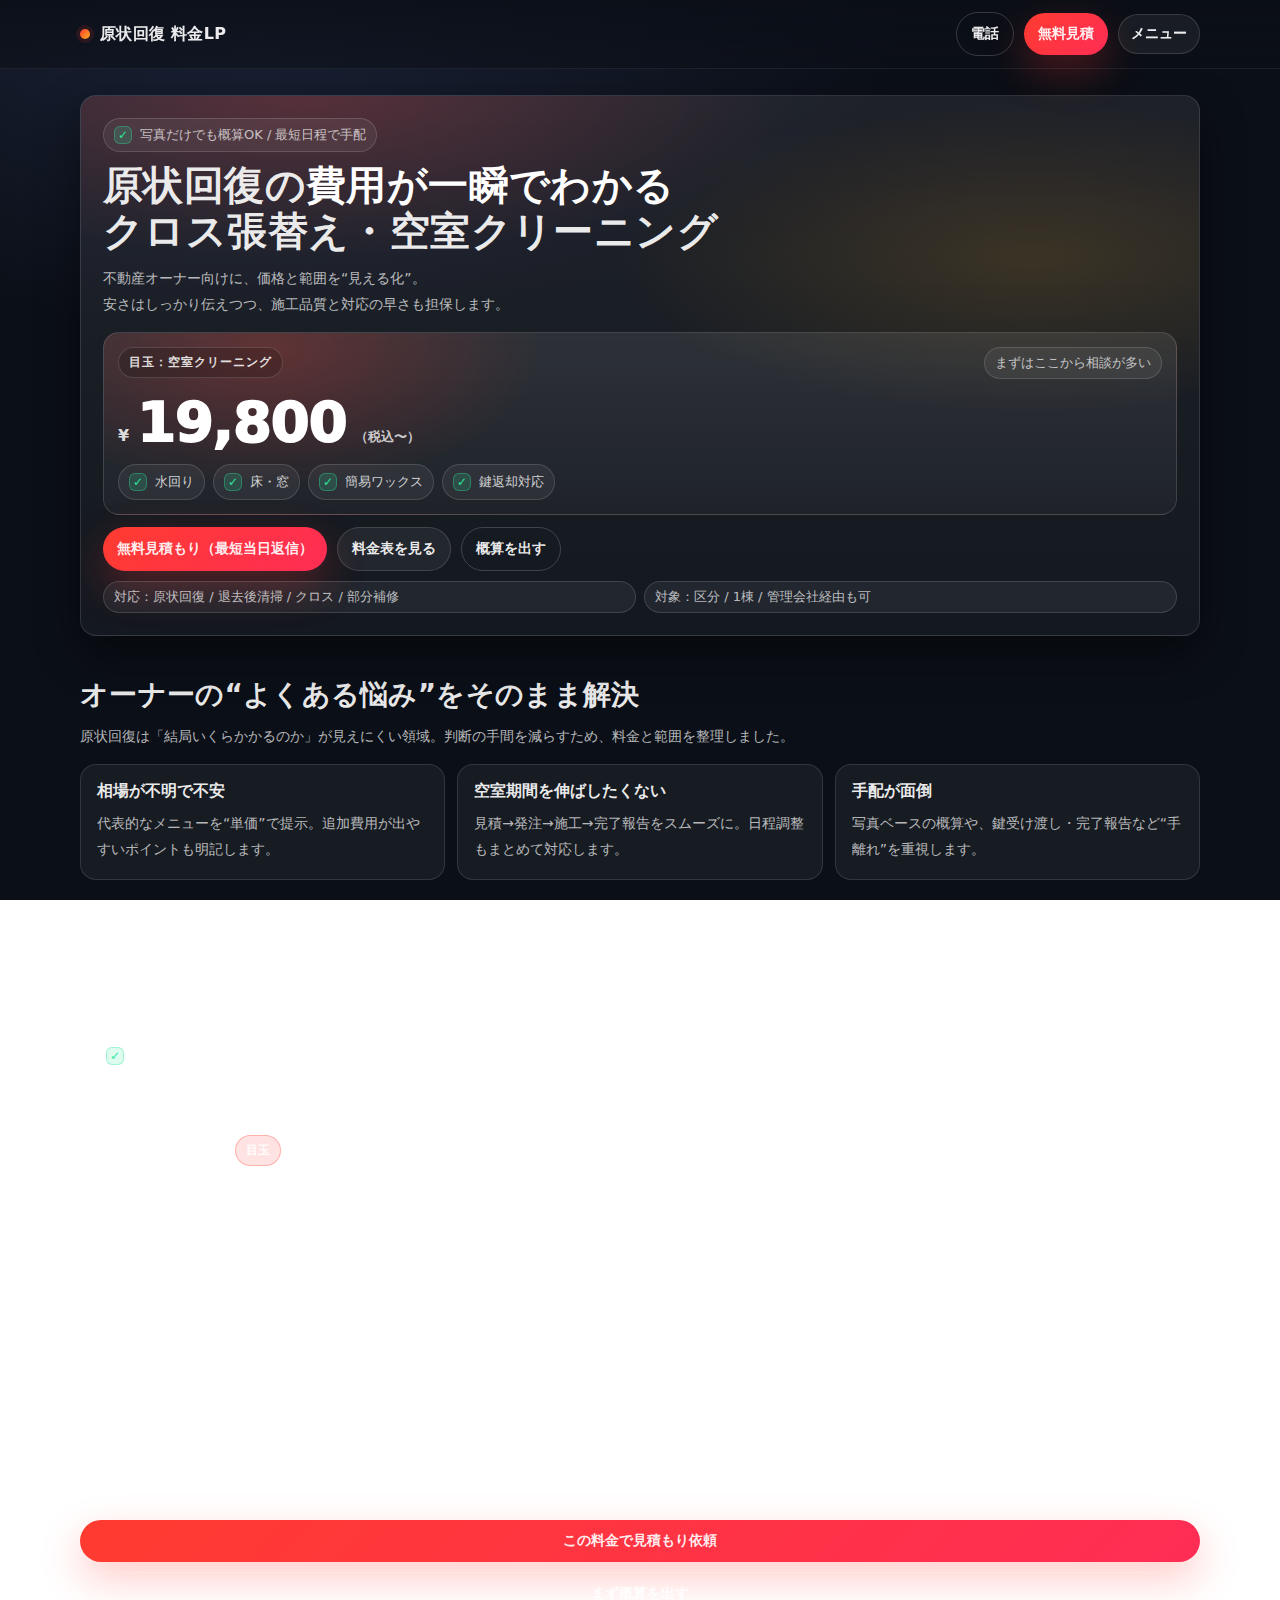
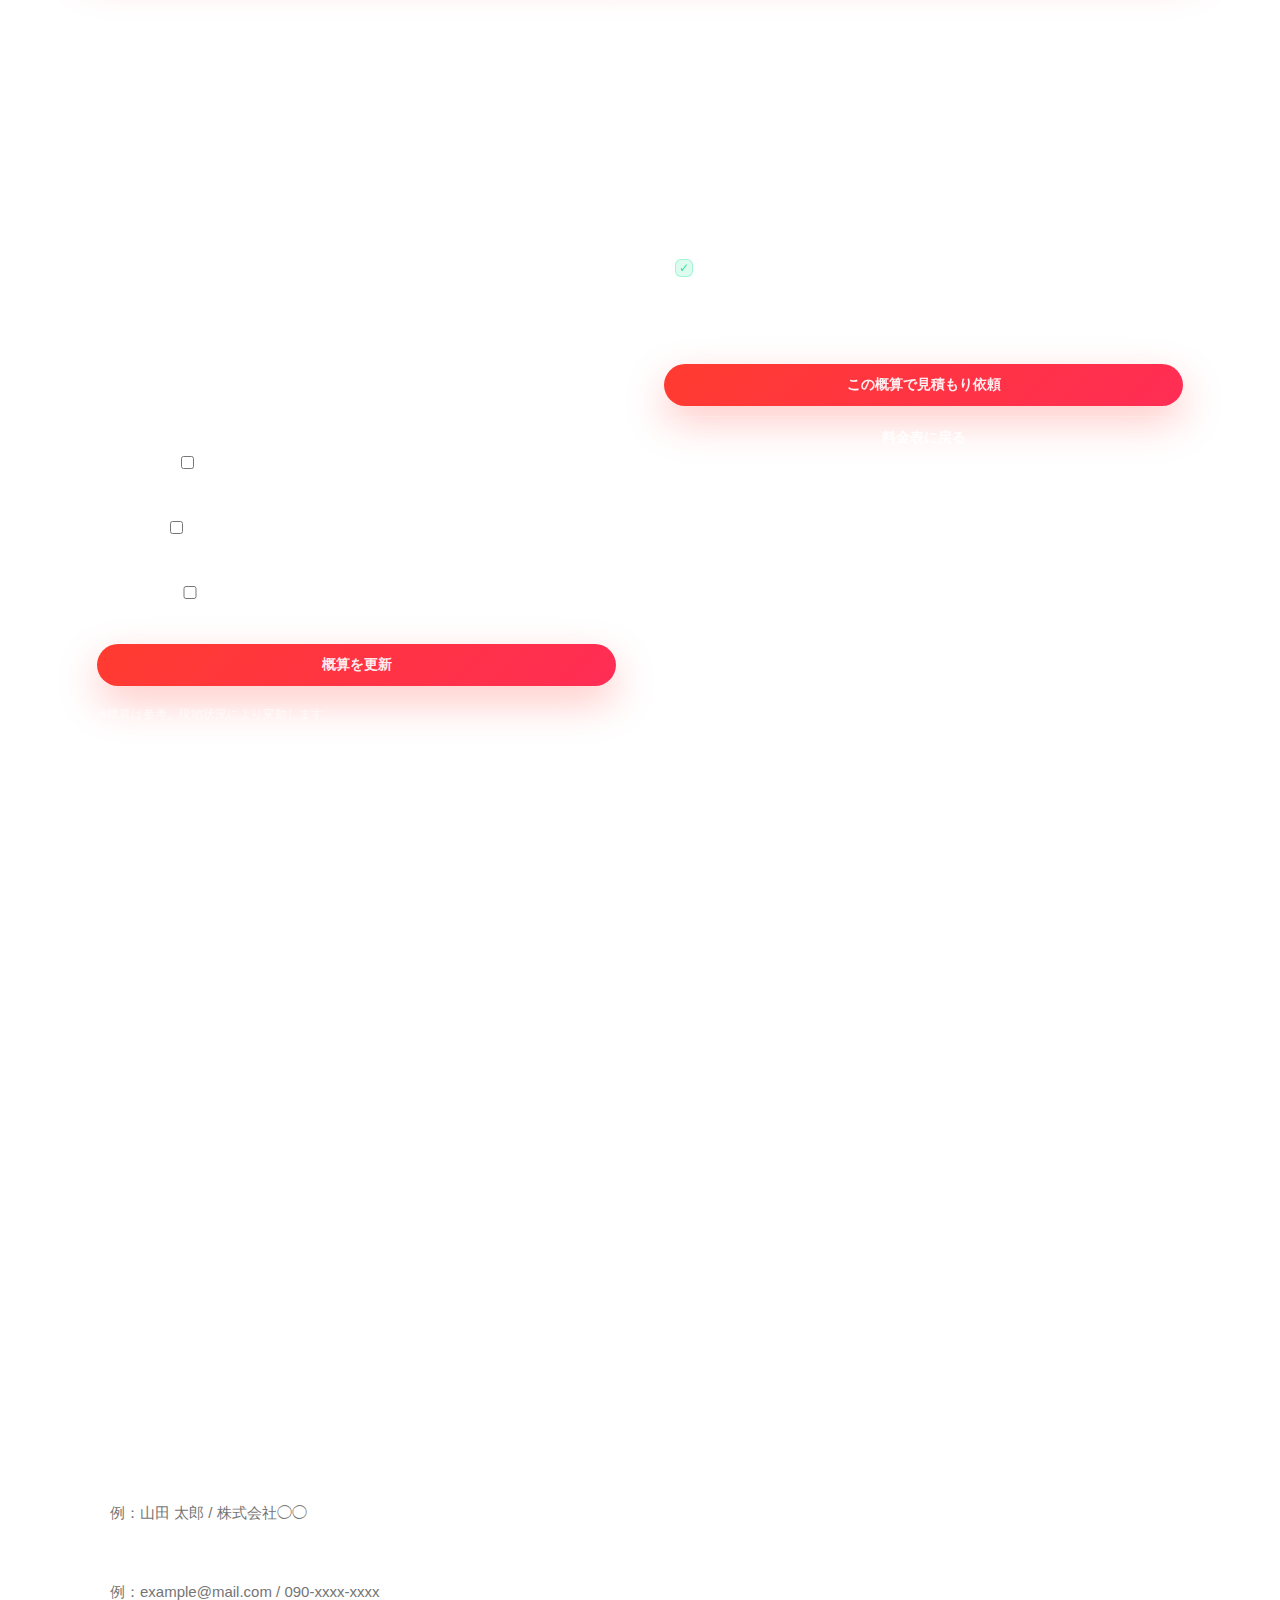
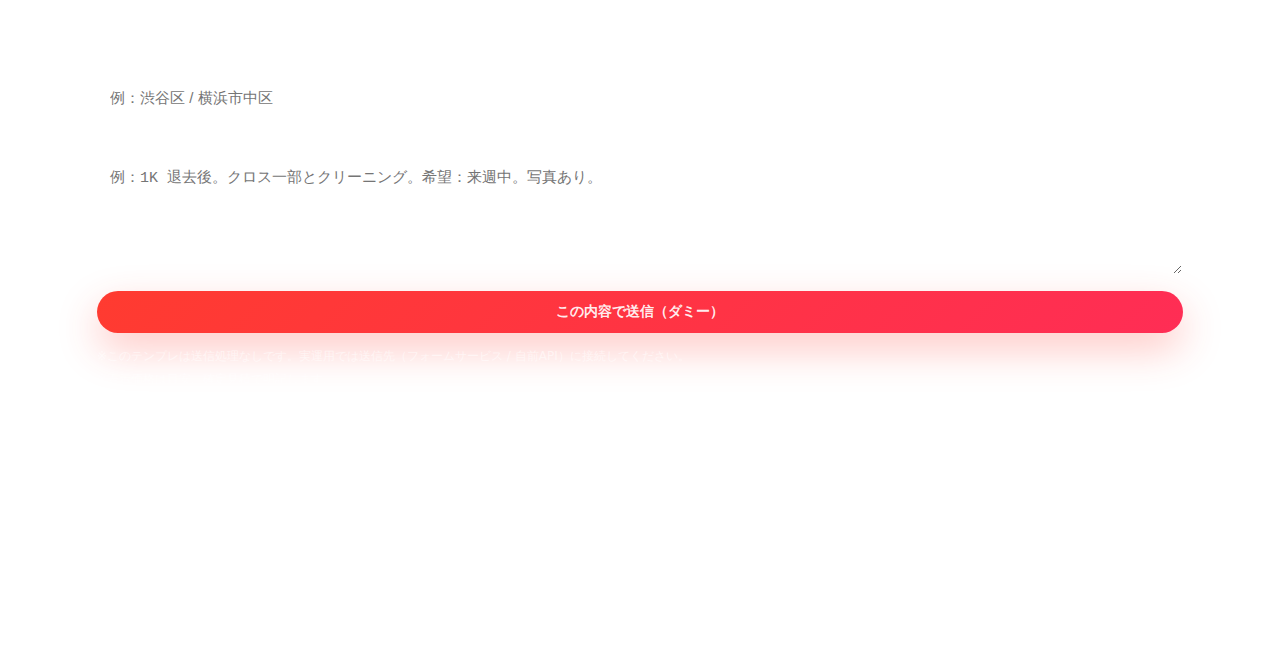
<file: index4.html>
<!doctype html>
<html lang="ja">

<head>
    <meta charset="utf-8" />
    <meta name="viewport" content="width=device-width, initial-scale=1" />

    <!-- SEO: Title / Description -->
    <title>原状回復の料金表｜クロス張替え・空室クリーニング（不動産オーナー向け）</title>
    <meta name="description" content="不動産オーナー向けに原状回復（空室クリーニング・クロス張替え・部分補修）の料金目安をわかりやすく掲載。写真だけでも概算OK。無料見積もり。" />

    <!-- SEO: Canonical / Robots（実URLに差し替え） -->
    <link rel="canonical" href="https://example.com/" />
    <meta name="robots" content="index,follow,max-image-preview:large" />

    <!-- SEO: Open Graph（実データに差し替え） -->
    <meta property="og:type" content="website" />
    <meta property="og:locale" content="ja_JP" />
    <meta property="og:title" content="原状回復の料金表｜クロス張替え・空室クリーニング" />
    <meta property="og:description" content="オーナー向けに料金と範囲を見える化。写真だけでも概算OK。無料見積もり。" />
    <meta property="og:url" content="https://example.com/" />
    <meta property="og:image" content="https://example.com/ogp.jpg" />
    <meta name="twitter:card" content="summary_large_image" />

    <!-- Mobile UI -->
    <meta name="theme-color" content="#0b0f17" />

    <style>
        /* =========================
       Mobile-first Design System
       ========================= */
        :root {
            --bg: #0b0f17;
            --surface: #0f1624;
            --card: rgba(255, 255, 255, .06);
            --card2: rgba(255, 255, 255, .09);
            --text: rgba(255, 255, 255, .92);
            --muted: rgba(255, 255, 255, .70);
            --line: rgba(255, 255, 255, .14);
            --accent: #ff3b30;
            --accent2: #ffb020;
            --good: #2ee59d;
            --shadow: 0 18px 45px rgba(0, 0, 0, .45);
            --r16: 16px;
            --r12: 12px;
            --max: 1120px;

            --pad: 16px;
            --gap: 12px;

            --fz-12: 12px;
            --fz-13: 13px;
            --fz-14: 14px;
            --fz-15: 15px;
            --fz-16: 16px;
            --fz-18: 18px;
            --fz-22: 22px;
            --fz-28: 28px;

            --h1: clamp(26px, 7vw, 40px);
            --h2: clamp(20px, 5.6vw, 28px);
        }

        * {
            box-sizing: border-box;
        }

        html,
        body {
            margin: 0;
            padding: 0;
            font-family: ui-sans-serif, system-ui, -apple-system, "Segoe UI", Roboto, "Noto Sans JP", "Hiragino Kaku Gothic ProN", "Yu Gothic", sans-serif;
        }

        body {
            background: radial-gradient(1200px 600px at 20% 0%, #1a2236 0%, var(--bg) 55%) fixed;
            color: var(--text);
            -webkit-font-smoothing: antialiased;
            text-rendering: optimizeLegibility;
        }

        a {
            color: inherit;
            text-decoration: none;
        }

        img {
            max-width: 100%;
            height: auto;
            display: block;
        }

        .container {
            width: min(var(--max), calc(100% - (var(--pad)*2)));
            margin: 0 auto;
        }

        /* =========================
       Header (mobile-first)
       ========================= */
        header {
            position: sticky;
            top: 0;
            z-index: 50;
            background: linear-gradient(to bottom, rgba(11, 15, 23, .88), rgba(11, 15, 23, .55));
            backdrop-filter: blur(10px);
            border-bottom: 1px solid rgba(255, 255, 255, .08);
        }

        .nav {
            display: flex;
            align-items: center;
            justify-content: space-between;
            gap: 10px;
            padding: 12px 0;
        }

        .brand {
            display: flex;
            align-items: center;
            gap: 10px;
            font-weight: 900;
            letter-spacing: .02em;
            min-width: 0;
        }

        .brand .dot {
            width: 10px;
            height: 10px;
            border-radius: 50%;
            background: linear-gradient(135deg, var(--accent), var(--accent2));
            box-shadow: 0 0 0 4px rgba(255, 59, 48, .12);
            flex-shrink: 0;
        }

        .brand span {
            white-space: nowrap;
            overflow: hidden;
            text-overflow: ellipsis;
        }

        .btn {
            display: inline-flex;
            align-items: center;
            justify-content: center;
            gap: 8px;
            padding: 12px 14px;
            border-radius: 999px;
            border: 1px solid rgba(255, 255, 255, .14);
            background: rgba(255, 255, 255, .06);
            color: var(--text);
            font-weight: 800;
            font-size: var(--fz-14);
            cursor: pointer;
            user-select: none;
            transition: transform .12s ease, background .12s ease, border-color .12s ease;
        }

        .btn:active {
            transform: translateY(1px);
        }

        .btn.primary {
            border: 0;
            background: linear-gradient(135deg, var(--accent), #ff2d55);
            box-shadow: 0 16px 40px rgba(255, 59, 48, .28);
        }

        .btn.ghost {
            background: transparent;
            border: 1px solid rgba(255, 255, 255, .18);
            box-shadow: none;
        }

        .badge {
            display: inline-flex;
            align-items: center;
            gap: 8px;
            padding: 7px 10px;
            border-radius: 999px;
            border: 1px solid rgba(255, 255, 255, .14);
            background: rgba(255, 255, 255, .06);
            color: var(--muted);
            font-size: var(--fz-13);
            line-height: 1.2;
        }

        .check {
            width: 18px;
            height: 18px;
            border-radius: 6px;
            background: rgba(46, 229, 157, .16);
            border: 1px solid rgba(46, 229, 157, .35);
            display: inline-flex;
            align-items: center;
            justify-content: center;
            color: var(--good);
            font-weight: 900;
            font-size: 12px;
            line-height: 1;
            flex-shrink: 0;
        }

        /* Mobile nav (drawer) */
        .menuBtn {
            padding: 10px 12px;
            font-size: var(--fz-14);
        }

        .drawerOverlay {
            position: fixed;
            inset: 0;
            z-index: 70;
            background: rgba(0, 0, 0, .45);
            display: none;
        }

        .drawer {
            position: fixed;
            top: 0;
            right: 0;
            height: 100%;
            width: min(340px, 90vw);
            background: rgba(15, 22, 36, .92);
            border-left: 1px solid rgba(255, 255, 255, .12);
            backdrop-filter: blur(14px);
            padding: 14px;
            transform: translateX(105%);
            transition: transform .18s ease;
        }

        .drawer a {
            display: block;
            padding: 12px 12px;
            border-radius: 12px;
            border: 1px solid rgba(255, 255, 255, .10);
            background: rgba(255, 255, 255, .05);
            margin-top: 10px;
            color: rgba(255, 255, 255, .88);
            font-weight: 800;
            font-size: var(--fz-14);
        }

        .drawerHeader {
            display: flex;
            align-items: center;
            justify-content: space-between;
            gap: 10px;
        }

        .drawerHeader strong {
            font-size: var(--fz-16);
        }

        .drawerOpen .drawerOverlay {
            display: block;
        }

        .drawerOpen .drawer {
            transform: translateX(0);
        }

        /* =========================
       Sections (mobile-first)
       ========================= */
        main {
            padding-bottom: 86px;
        }

        /* sticky CTA space */
        section {
            padding: 22px 0;
        }

        .sectionTitle {
            font-size: var(--h2);
            margin: 0 0 10px;
            letter-spacing: .01em;
        }

        .sectionDesc {
            margin: 0 0 14px;
            color: var(--muted);
            font-size: var(--fz-14);
            line-height: 1.85;
        }

        .card {
            border-radius: var(--r16);
            background: rgba(255, 255, 255, .05);
            border: 1px solid rgba(255, 255, 255, .12);
            padding: 16px;
        }

        /* =========================
       Hero (mobile-first: stacked)
       ========================= */
        .hero {
            padding: 18px 0 10px;
        }

        .heroCard {
            border-radius: var(--r16);
            background: linear-gradient(180deg, rgba(255, 255, 255, .08), rgba(255, 255, 255, .04));
            border: 1px solid rgba(255, 255, 255, .12);
            box-shadow: var(--shadow);
            padding: 16px;
            position: relative;
            overflow: hidden;
        }

        .heroCard::before {
            content: "";
            position: absolute;
            inset: -2px;
            background: radial-gradient(900px 300px at 20% 0%, rgba(255, 59, 48, .22), transparent 55%),
                radial-gradient(700px 260px at 85% 30%, rgba(255, 176, 32, .14), transparent 60%);
            pointer-events: none;
        }

        .heroCard>* {
            position: relative;
        }

        .heroTitle {
            font-size: var(--h1);
            line-height: 1.16;
            margin: 10px 0 10px;
            letter-spacing: .01em;
        }

        .heroSub {
            margin: 0 0 14px;
            color: var(--muted);
            font-size: var(--fz-14);
            line-height: 1.9;
        }

        /* Price banner: mobile optimized */
        .priceBanner {
            display: grid;
            gap: 10px;
            padding: 14px;
            border-radius: 16px;
            border: 1px solid rgba(255, 255, 255, .14);
            background:
                radial-gradient(500px 250px at 15% 10%, rgba(255, 59, 48, .25), transparent 55%),
                linear-gradient(180deg, rgba(255, 255, 255, .09), rgba(255, 255, 255, .04));
        }

        .priceTop {
            display: flex;
            align-items: center;
            justify-content: space-between;
            gap: 10px;
            flex-wrap: wrap;
        }

        .priceLabel {
            font-weight: 950;
            letter-spacing: .08em;
            font-size: 12px;
            color: rgba(255, 255, 255, .85);
            background: rgba(0, 0, 0, .18);
            border: 1px solid rgba(255, 255, 255, .14);
            padding: 6px 10px;
            border-radius: 999px;
        }

        .priceTag {
            display: flex;
            align-items: baseline;
            gap: 8px;
            flex-wrap: wrap;
        }

        .priceTag .yen {
            font-size: 16px;
            color: rgba(255, 255, 255, .85);
            font-weight: 900;
        }

        .priceTag .num {
            font-size: clamp(40px, 10vw, 56px);
            font-weight: 980;
            letter-spacing: -.02em;
            color: #fff;
        }

        .priceTag .tax {
            font-size: 13px;
            color: rgba(255, 255, 255, .75);
            font-weight: 800;
        }

        .priceNote {
            display: flex;
            gap: 8px;
            flex-wrap: wrap;
            color: rgba(255, 255, 255, .78);
            font-size: var(--fz-13);
            line-height: 1.6;
        }

        .pill {
            display: inline-flex;
            align-items: center;
            gap: 8px;
            padding: 7px 10px;
            border-radius: 999px;
            background: rgba(255, 255, 255, .06);
            border: 1px solid rgba(255, 255, 255, .14);
        }

        .heroActions {
            display: grid;
            gap: 10px;
            margin-top: 12px;
        }

        .heroActions .btn {
            width: 100%;
        }

        .heroMini {
            margin-top: 10px;
            display: grid;
            gap: 8px;
        }

        /* Benefits cards */
        .grid1 {
            display: grid;
            gap: 12px;
        }

        /* =========================
       Pricing: mobile-first cards
       ========================= */
        .pricing {
            border-radius: var(--r16);
            border: 1px solid rgba(255, 255, 255, .14);
            overflow: hidden;
            background: rgba(255, 255, 255, .04);
        }

        .pricingHeader {
            padding: 14px;
            border-bottom: 1px solid rgba(255, 255, 255, .12);
            background: linear-gradient(180deg, rgba(255, 255, 255, .06), rgba(255, 255, 255, .02));
            display: grid;
            gap: 10px;
        }

        .pricingHeader .note {
            color: var(--muted);
            font-size: var(--fz-13);
            line-height: 1.75;
        }

        .pricingRows {
            display: grid;
            gap: 0;
        }

        .row {
            padding: 14px;
            border-bottom: 1px solid rgba(255, 255, 255, .10);
            display: grid;
            gap: 10px;
        }

        .row:last-child {
            border-bottom: none;
        }

        .service .name {
            font-weight: 950;
        }

        .service .sub {
            color: var(--muted);
            font-size: var(--fz-13);
            line-height: 1.65;
            margin-top: 4px;
        }

        .priceCell {
            display: flex;
            align-items: baseline;
            gap: 8px;
            font-weight: 950;
        }

        .priceCell .big {
            font-size: 22px;
        }

        .priceCell .small {
            font-size: 12px;
            color: var(--muted);
            font-weight: 800;
        }

        .incl {
            color: rgba(255, 255, 255, .78);
            font-size: var(--fz-13);
            line-height: 1.7;
        }

        .tagHot {
            display: inline-flex;
            align-items: center;
            gap: 6px;
            padding: 6px 10px;
            border-radius: 999px;
            background: rgba(255, 59, 48, .14);
            border: 1px solid rgba(255, 59, 48, .30);
            color: rgba(255, 255, 255, .92);
            font-size: 12px;
            font-weight: 950;
            letter-spacing: .03em;
            margin-left: 6px;
        }

        /* =========================
       Estimator: mobile-first stacked
       ========================= */
        .formGrid {
            display: grid;
            gap: 12px;
        }

        label {
            display: block;
            font-size: var(--fz-13);
            color: rgba(255, 255, 255, .86);
            margin-bottom: 6px;
            font-weight: 800;
        }

        select,
        input,
        textarea {
            width: 100%;
            padding: 12px 12px;
            border-radius: 12px;
            border: 1px solid rgba(255, 255, 255, .14);
            background: rgba(255, 255, 255, .06);
            color: var(--text);
            outline: none;
            font-size: var(--fz-15);
        }

        textarea {
            min-height: 120px;
            resize: vertical;
        }

        .hint {
            color: var(--muted);
            font-size: var(--fz-12);
            line-height: 1.7;
            margin-top: 6px;
        }

        .resultBox {
            border-radius: var(--r16);
            border: 1px solid rgba(255, 255, 255, .14);
            background: rgba(255, 255, 255, .05);
            padding: 16px;
            margin-top: 12px;
        }

        .resultBox .lead {
            color: var(--muted);
            font-size: var(--fz-13);
            margin: 0 0 8px;
        }

        .resultBox .sum {
            display: flex;
            align-items: baseline;
            gap: 10px;
            flex-wrap: wrap;
            margin: 8px 0 8px;
        }

        .resultBox .sum .num {
            font-size: 34px;
            font-weight: 980;
            letter-spacing: -.02em;
        }

        .resultBox ul {
            margin: 10px 0 0;
            padding-left: 18px;
            color: rgba(255, 255, 255, .80);
            font-size: var(--fz-13);
            line-height: 1.9;
        }

        /* FAQ */
        details {
            border-radius: 14px;
            border: 1px solid rgba(255, 255, 255, .12);
            background: rgba(255, 255, 255, .05);
            padding: 12px 14px;
        }

        details+details {
            margin-top: 10px;
        }

        summary {
            cursor: pointer;
            font-weight: 950;
        }

        details p {
            margin: 8px 0 0;
            color: var(--muted);
            line-height: 1.85;
            font-size: var(--fz-14);
        }

        /* Footer */
        footer {
            padding: 24px 0 36px;
            color: rgba(255, 255, 255, .60);
            font-size: 12px;
            line-height: 1.9;
            border-top: 1px solid rgba(255, 255, 255, .10);
            margin-top: 18px;
        }

        /* =========================
       Sticky CTA (mobile-first: visible)
       ========================= */
        .stickyCta {
            position: fixed;
            left: 50%;
            transform: translateX(-50%);
            bottom: 12px;
            width: min(var(--max), calc(100% - 18px));
            z-index: 60;
            display: block;
        }

        .stickyInner {
            display: flex;
            align-items: center;
            justify-content: space-between;
            gap: 10px;
            padding: 10px 12px;
            border-radius: 999px;
            background: rgba(15, 22, 36, .78);
            border: 1px solid rgba(255, 255, 255, .14);
            backdrop-filter: blur(12px);
            box-shadow: 0 20px 55px rgba(0, 0, 0, .55);
        }

        .stickyInner .text {
            display: flex;
            flex-direction: column;
            gap: 2px;
            min-width: 0;
        }

        .stickyInner .text .t1 {
            font-weight: 950;
            font-size: 13px;
            white-space: nowrap;
            overflow: hidden;
            text-overflow: ellipsis;
        }

        .stickyInner .text .t2 {
            color: var(--muted);
            font-size: 12px;
            white-space: nowrap;
            overflow: hidden;
            text-overflow: ellipsis;
        }

        .stickyBtns {
            display: flex;
            gap: 8px;
            flex-shrink: 0;
        }

        .btn.sm {
            padding: 10px 12px;
            font-size: 13px;
        }

        /* =========================
       Desktop enhancements (min-width)
       ========================= */
        @media (min-width: 768px) {
            :root {
                --pad: 20px;
                --gap: 14px;
            }

            section {
                padding: 28px 0;
            }

            .hero {
                padding: 26px 0 12px;
            }

            .heroCard {
                padding: 22px;
            }

            .heroActions {
                display: flex;
                gap: 10px;
                flex-wrap: wrap;
            }

            .heroActions .btn {
                width: auto;
            }

            .grid1 {
                grid-template-columns: repeat(3, 1fr);
            }

            .heroMini {
                grid-template-columns: 1fr 1fr;
            }

            /* Pricing: desktop row layout */
            .row {
                display: grid;
                grid-template-columns: 1.2fr .9fr .9fr;
                gap: 12px;
                align-items: center;
            }

            /* Estimator: 2 columns */
            .estimator {
                display: grid;
                grid-template-columns: 1fr 1fr;
                gap: 14px;
                align-items: start;
            }

            .resultBox {
                margin-top: 0;
                position: sticky;
                top: 78px;
            }
        }

        @media (min-width: 1024px) {
            .navRight {
                display: flex;
                gap: 10px;
                align-items: center;
            }

            .stickyCta {
                display: none;
            }

            /* PCは追従CTA非表示でもOK（必要なら残す） */
        }
    </style>

    <!-- SEO: Structured Data（実データに差し替え推奨） -->
    <script type="application/ld+json">
  {
    "@context":"https://schema.org",
    "@type":"LocalBusiness",
    "name":"原状回復サービス（会社名を入れてください）",
    "url":"https://example.com/",
    "telephone":"+81-00-0000-0000",
    "areaServed":"（例）東京都 / 神奈川県",
    "address":{
      "@type":"PostalAddress",
      "addressRegion":"（都道府県）",
      "addressLocality":"（市区町村）",
      "streetAddress":"（任意）"
    },
    "priceRange":"¥¥",
    "makesOffer":[
      { "@type":"Offer", "itemOffered":{"@type":"Service","name":"空室クリーニング"} },
      { "@type":"Offer", "itemOffered":{"@type":"Service","name":"クロス張替え"} },
      { "@type":"Offer", "itemOffered":{"@type":"Service","name":"部分補修"} }
    ]
  }
  </script>

    <script type="application/ld+json">
  {
    "@context":"https://schema.org",
    "@type":"FAQPage",
    "mainEntity":[
      {
        "@type":"Question",
        "name":"見積は無料ですか？",
        "acceptedAnswer":{"@type":"Answer","text":"無料です。写真・間取りがあると概算が早くなります。確定は現地状況で決まります。"}
      },
      {
        "@type":"Question",
        "name":"追加費用が出やすいのはどんな時？",
        "acceptedAnswer":{"@type":"Answer","text":"下地の大きな損傷、カビ・ヤニの強い汚れ、特殊材料、搬入条件などで変動しやすいです。見積時に明確化します。"}
      },
      {
        "@type":"Question",
        "name":"管理会社経由でも依頼できますか？",
        "acceptedAnswer":{"@type":"Answer","text":"可能です。発注フローや書式に合わせて対応します。"}
      }
    ]
  }
  </script>
</head>

<body>
    <header>
        <div class="container">
            <div class="nav">
                <div class="brand" aria-label="サイト名">
                    <span class="dot" aria-hidden="true"></span>
                    <span>原状回復 料金LP</span>
                </div>

                <div class="navRight" style="display:flex; gap:10px; align-items:center;">
                    <a class="btn ghost" href="tel:000-0000-0000" aria-label="電話する">電話</a>
                    <a class="btn primary" href="#contact">無料見積</a>
                    <button class="btn menuBtn" id="menuBtn" type="button" aria-label="メニューを開く" aria-controls="drawer"
                        aria-expanded="false">メニュー</button>
                </div>
            </div>
        </div>
    </header>

    <!-- Drawer -->
    <div class="drawerOverlay" id="drawerOverlay" aria-hidden="true">
        <nav class="drawer" id="drawer" aria-label="モバイルメニュー">
            <div class="drawerHeader">
                <strong>メニュー</strong>
                <button class="btn" id="closeBtn" type="button" aria-label="閉じる">閉じる</button>
            </div>
            <a href="#pricing">料金表</a>
            <a href="#estimator">概算</a>
            <a href="#flow">流れ</a>
            <a href="#faq">FAQ</a>
            <a href="#contact">見積もり</a>
        </nav>
    </div>

    <main>
        <!-- HERO -->
        <div class="hero">
            <div class="container">
                <div class="heroCard">
                    <div class="badge"><span class="check" aria-hidden="true">✓</span><span>写真だけでも概算OK / 最短日程で手配</span>
                    </div>

                    <h1 class="heroTitle">
                        原状回復の<strong style="color:#fff;">費用が一瞬でわかる</strong><br />
                        クロス張替え・空室クリーニング
                    </h1>

                    <p class="heroSub">
                        不動産オーナー向けに、価格と範囲を“見える化”。<br />
                        安さはしっかり伝えつつ、施工品質と対応の早さも担保します。
                    </p>

                    <div class="priceBanner" aria-label="目玉価格">
                        <div class="priceTop">
                            <div class="priceLabel">目玉：空室クリーニング</div>
                            <div class="badge">まずはここから相談が多い</div>
                        </div>
                        <div class="priceTag">
                            <span class="yen">¥</span>
                            <span class="num" id="heroPrice">19,800</span>
                            <span class="tax">（税込〜）</span>
                        </div>
                        <div class="priceNote">
                            <span class="pill"><span class="check">✓</span>水回り</span>
                            <span class="pill"><span class="check">✓</span>床・窓</span>
                            <span class="pill"><span class="check">✓</span>簡易ワックス</span>
                            <span class="pill"><span class="check">✓</span>鍵返却対応</span>
                        </div>
                    </div>

                    <div class="heroActions">
                        <a class="btn primary" href="#contact">無料見積もり（最短当日返信）</a>
                        <a class="btn" href="#pricing">料金表を見る</a>
                        <a class="btn ghost" href="#estimator">概算を出す</a>
                    </div>

                    <div class="heroMini">
                        <span class="badge">対応：原状回復 / 退去後清掃 / クロス / 部分補修</span>
                        <span class="badge">対象：区分 / 1棟 / 管理会社経由も可</span>
                    </div>
                </div>
            </div>
        </div>

        <!-- BENEFITS -->
        <section id="benefits">
            <div class="container">
                <h2 class="sectionTitle">オーナーの“よくある悩み”をそのまま解決</h2>
                <p class="sectionDesc">原状回復は「結局いくらかかるのか」が見えにくい領域。判断の手間を減らすため、料金と範囲を整理しました。</p>

                <div class="grid1">
                    <div class="card">
                        <h3 style="margin:0 0 8px; font-size:16px;">相場が不明で不安</h3>
                        <p style="margin:0; color:var(--muted); line-height:1.9; font-size:14px;">
                            代表的なメニューを“単価”で提示。追加費用が出やすいポイントも明記します。</p>
                    </div>
                    <div class="card">
                        <h3 style="margin:0 0 8px; font-size:16px;">空室期間を伸ばしたくない</h3>
                        <p style="margin:0; color:var(--muted); line-height:1.9; font-size:14px;">
                            見積→発注→施工→完了報告をスムーズに。日程調整もまとめて対応します。</p>
                    </div>
                    <div class="card">
                        <h3 style="margin:0 0 8px; font-size:16px;">手配が面倒</h3>
                        <p style="margin:0; color:var(--muted); line-height:1.9; font-size:14px;">
                            写真ベースの概算や、鍵受け渡し・完了報告など“手離れ”を重視します。</p>
                    </div>
                </div>
            </div>
        </section>

        <!-- PRICING -->
        <section id="pricing">
            <div class="container">
                <h2 class="sectionTitle">料金表（例）</h2>
                <p class="sectionDesc">オーナー向けに、判断しやすい単位で掲載。実際の金額は現地状況で確定します（無料見積）。</p>

                <div class="pricing" aria-label="料金表">
                    <div class="pricingHeader">
                        <div class="badge"><span class="check">✓</span><span>わかりやすい単価 / 含まれる範囲を明記</span></div>
                        <div class="note">※ 表示は目安（地域・面積・汚れ・材料で変動）／ まず概算→必要なら現地確認で確定見積</div>
                    </div>

                    <div class="pricingRows">
                        <div class="row">
                            <div class="service">
                                <div class="name">空室クリーニング <span class="tagHot">目玉</span></div>
                                <div class="sub">退去後の室内清掃一式（1R/1K想定）</div>
                            </div>
                            <div class="priceCell"><span class="big">¥19,800</span><span class="small">税込〜</span></div>
                            <div class="incl">水回り / 床 / 窓 / 簡易仕上げ（範囲は物件により調整）</div>
                        </div>

                        <div class="row">
                            <div class="service">
                                <div class="name">クロス張替え（量産）</div>
                                <div class="sub">壁紙の張替え（材料グレードで調整）</div>
                            </div>
                            <div class="priceCell"><span class="big">¥980</span><span class="small">/㎡ 税込〜</span></div>
                            <div class="incl">既存撤去 / 下地軽微補修 / 廃材処分（大きな補修は別途）</div>
                        </div>

                        <div class="row">
                            <div class="service">
                                <div class="name">CF（クッションフロア）</div>
                                <div class="sub">洗面所・トイレ等の床の張替え</div>
                            </div>
                            <div class="priceCell"><span class="big">¥3,800</span><span class="small">/㎡ 税込〜</span>
                            </div>
                            <div class="incl">材料 / 施工 / 端部処理（面積・形状で変動）</div>
                        </div>

                        <div class="row">
                            <div class="service">
                                <div class="name">部分補修（穴・キズ）</div>
                                <div class="sub">軽微補修〜範囲補修まで</div>
                            </div>
                            <div class="priceCell"><span class="big">¥8,800</span><span class="small">税込〜</span></div>
                            <div class="incl">現地状況で最適提案（張替えより安く済むケースも）</div>
                        </div>

                        <div class="row">
                            <div class="service">
                                <div class="name">エアコン洗浄（壁掛け）</div>
                                <div class="sub">退去後のニオイ・汚れ対策</div>
                            </div>
                            <div class="priceCell"><span class="big">¥9,900</span><span class="small">/台 税込〜</span>
                            </div>
                            <div class="incl">機種で変動（お掃除機能付きは別料金になりがち）</div>
                        </div>
                    </div>
                </div>

                <div style="margin-top:12px; display:grid; gap:10px;">
                    <a class="btn primary" href="#contact">この料金で見積もり依頼</a>
                    <a class="btn" href="#estimator">まず概算を出す</a>
                </div>
            </div>
        </section>

        <!-- ESTIMATOR -->
        <section id="estimator">
            <div class="container">
                <h2 class="sectionTitle">概算シミュレーター（目安）</h2>
                <p class="sectionDesc">ざっくり把握したい方向け。正確な金額は無料見積で確定します。</p>

                <div class="estimator">
                    <div class="card">
                        <h3 style="margin:0 0 10px; font-size:16px;">条件を選ぶ</h3>
                        <div class="formGrid">
                            <div>
                                <label for="roomType">部屋タイプ</label>
                                <select id="roomType">
                                    <option value="1R">1R/1K</option>
                                    <option value="1LDK">1LDK</option>
                                    <option value="2LDK">2LDK</option>
                                    <option value="3LDK">3LDK以上</option>
                                </select>
                                <div class="hint">※広さの目安として仮設定</div>
                            </div>

                            <div>
                                <label for="crossArea">クロス張替え（㎡）</label>
                                <input id="crossArea" type="number" min="0" step="1" value="0" inputmode="numeric" />
                                <div class="hint">わからなければ0のままでOK（写真・間取りで算出できます）</div>
                            </div>

                            <div>
                                <label>追加オプション</label>
                                <div style="display:grid; gap:8px;">
                                    <label class="badge" style="justify-content:space-between;">
                                        <span><input type="checkbox" id="optAircon" /> エアコン洗浄（1台）</span>
                                        <strong style="color:#fff;">+¥9,900</strong>
                                    </label>
                                    <label class="badge" style="justify-content:space-between;">
                                        <span><input type="checkbox" id="optRepair" /> 部分補修（軽微）</span>
                                        <strong style="color:#fff;">+¥8,800</strong>
                                    </label>
                                    <label class="badge" style="justify-content:space-between;">
                                        <span><input type="checkbox" id="optCF" /> CF張替え（2㎡想定）</span>
                                        <strong style="color:#fff;">+¥7,600</strong>
                                    </label>
                                </div>
                            </div>

                            <button class="btn primary" id="calcBtn" type="button">概算を更新</button>
                            <div class="hint">※概算は参考。現地状況により変動します。</div>
                        </div>
                    </div>

                    <div class="resultBox" aria-live="polite">
                        <p class="lead">概算合計（目安）</p>
                        <div class="sum">
                            <span class="num" id="sumPrice">¥0</span>
                            <span class="sub" id="sumNote" style="color:var(--muted); font-weight:800;">（税込目安）</span>
                        </div>
                        <div class="badge" style="margin-bottom:8px;"><span
                                class="check">✓</span><span>このまま見積フォームに転記できます</span></div>
                        <ul id="sumBreakdown"></ul>
                        <div style="margin-top:12px; display:grid; gap:10px;">
                            <a class="btn primary" href="#contact" id="toContactWithEstimate">この概算で見積もり依頼</a>
                            <a class="btn" href="#pricing">料金表に戻る</a>
                        </div>
                    </div>
                </div>
            </div>
        </section>

        <!-- FLOW -->
        <section id="flow">
            <div class="container">
                <h2 class="sectionTitle">施工までの流れ</h2>
                <p class="sectionDesc">オーナー側の手間を最小化する前提で設計しています。</p>

                <div class="grid1">
                    <div class="card">
                        <h3 style="margin:0 0 8px; font-size:16px;">1. 問い合わせ</h3>
                        <p style="margin:0; color:var(--muted); line-height:1.9; font-size:14px;">
                            物件エリア（市区町村まで）・間取り・希望日程・写真があれば添付。</p>
                    </div>
                    <div class="card">
                        <h3 style="margin:0 0 8px; font-size:16px;">2. 概算→確定見積</h3>
                        <p style="margin:0; color:var(--muted); line-height:1.9; font-size:14px;">
                            写真/間取りで概算。必要なら現地確認して確定見積を提示。</p>
                    </div>
                    <div class="card">
                        <h3 style="margin:0 0 8px; font-size:16px;">3. 施工→完了報告</h3>
                        <p style="margin:0; color:var(--muted); line-height:1.9; font-size:14px;">
                            日程確定後に施工。完了報告（写真）・鍵返却まで対応可能。</p>
                    </div>
                </div>
            </div>
        </section>

        <!-- FAQ -->
        <section id="faq">
            <div class="container">
                <h2 class="sectionTitle">よくある質問</h2>
                <p class="sectionDesc">オーナー/管理会社からよく出る確認事項。</p>

                <details>
                    <summary>見積は無料ですか？</summary>
                    <p>無料です。写真・間取りがあると概算が早くなります。確定は現地状況で決まります。</p>
                </details>
                <details>
                    <summary>追加費用が出やすいのはどんな時？</summary>
                    <p>下地の大きな損傷、カビ・ヤニの強い汚れ、特殊材料、搬入条件などで変動しやすいです。見積時に明確化します。</p>
                </details>
                <details>
                    <summary>管理会社経由でも依頼できますか？</summary>
                    <p>可能です。発注フローや書式に合わせて対応します。</p>
                </details>
            </div>
        </section>

        <!-- CONTACT -->
        <section id="contact">
            <div class="container">
                <h2 class="sectionTitle">無料見積もり</h2>
                <p class="sectionDesc">入力は最小限。まずは概算だけでもOKです。</p>

                <div class="card">
                    <form id="quoteForm" novalidate>
                        <div class="formGrid">
                            <div>
                                <label for="name">お名前（または法人名）*</label>
                                <input id="name" name="name" required placeholder="例：山田 太郎 / 株式会社◯◯"
                                    autocomplete="name" />
                            </div>

                            <div>
                                <label for="contactInfo">メール or 電話（どちらか必須）*</label>
                                <input id="contactInfo" name="contactInfo"
                                    placeholder="例：example@mail.com / 090-xxxx-xxxx" autocomplete="email" />
                                <div class="hint">※どちらか入力してください</div>
                            </div>

                            <div>
                                <label for="area">物件エリア（市区町村まで）*</label>
                                <input id="area" name="area" required placeholder="例：渋谷区 / 横浜市中区"
                                    autocomplete="address-level2" />
                            </div>

                            <div>
                                <label for="details">内容（間取り/希望/状況）</label>
                                <textarea id="details" name="details"
                                    placeholder="例：1K 退去後。クロス一部とクリーニング。希望：来週中。写真あり。"></textarea>
                            </div>

                            <input type="hidden" id="estimatePayload" name="estimatePayload" />

                            <button class="btn primary" type="submit">この内容で送信（ダミー）</button>
                            <p style="margin:0; color:rgba(255,255,255,.55); font-size:12px; line-height:1.9;">
                                ※このテンプレは送信処理なしです。実運用では送信先（フォームサービス / 自前API）に接続してください。<br />
                                ※表示価格は目安。確定見積で明記します。
                            </p>

                            <noscript>
                                <p style="margin:0; color:rgba(255,255,255,.75); font-size:12px; line-height:1.9;">
                                    JavaScriptが無効です。お電話でのご相談：000-0000-0000
                                </p>
                            </noscript>
                        </div>
                    </form>
                </div>
            </div>
        </section>

        <footer>
            <div class="container">
                <div>© 原状回復 料金LP（テンプレ）</div>
                <div>表記：税込目安 / 実際の金額は無料見積で確定</div>
            </div>
        </footer>

        <!-- Sticky CTA (mobile) -->
        <div class="stickyCta" aria-label="追従CTA">
            <div class="stickyInner">
                <div class="text">
                    <div class="t1">原状回復の見積：最短当日返信</div>
                    <div class="t2">写真だけでも概算OK／料金表あり</div>
                </div>
                <div class="stickyBtns">
                    <a class="btn sm ghost" href="tel:000-0000-0000">電話</a>
                    <a class="btn sm primary" href="#contact">無料見積</a>
                </div>
            </div>
        </div>
    </main>

    <script>
        // Smooth scroll
        document.addEventListener('click', (e) => {
            const a = e.target.closest('a[href^="#"]');
            if (!a) return;
            const id = a.getAttribute('href');
            if (id.length <= 1) return;
            const el = document.querySelector(id);
            if (!el) return;
            e.preventDefault();
            el.scrollIntoView({ behavior: 'smooth', block: 'start' });
            history.replaceState(null, '', id);
        });

        // Drawer
        const overlay = document.getElementById('drawerOverlay');
        const menuBtn = document.getElementById('menuBtn');
        const closeBtn = document.getElementById('closeBtn');

        function openDrawer() {
            document.documentElement.classList.add('drawerOpen');
            menuBtn.setAttribute('aria-expanded', 'true');
            overlay.setAttribute('aria-hidden', 'false');
        }
        function closeDrawer() {
            document.documentElement.classList.remove('drawerOpen');
            menuBtn.setAttribute('aria-expanded', 'false');
            overlay.setAttribute('aria-hidden', 'true');
        }
        menuBtn.addEventListener('click', openDrawer);
        closeBtn.addEventListener('click', closeDrawer);
        overlay.addEventListener('click', (e) => {
            if (e.target === overlay) closeDrawer();
        });

        // Estimator
        const PRICES = {
            cleaningBase: { "1R": 19800, "1LDK": 29800, "2LDK": 39800, "3LDK": 49800 },
            crossPerM2: 980,
            optAircon: 9900,
            optRepair: 8800,
            optCF: 7600
        };

        const roomType = document.getElementById('roomType');
        const crossArea = document.getElementById('crossArea');
        const optAircon = document.getElementById('optAircon');
        const optRepair = document.getElementById('optRepair');
        const optCF = document.getElementById('optCF');
        const calcBtn = document.getElementById('calcBtn');

        const sumPrice = document.getElementById('sumPrice');
        const sumBreakdown = document.getElementById('sumBreakdown');
        const estimatePayload = document.getElementById('estimatePayload');

        const formatYen = (n) => "¥" + n.toLocaleString('ja-JP');

        function calcEstimate() {
            const type = roomType.value;
            const area = Math.max(0, Number(crossArea.value || 0));

            const breakdown = [];
            let total = 0;

            const cleaning = PRICES.cleaningBase[type] ?? PRICES.cleaningBase["1R"];
            breakdown.push({ label: `空室クリーニング（${type}）`, amount: cleaning });
            total += cleaning;

            if (area > 0) {
                const cross = Math.round(area * PRICES.crossPerM2);
                breakdown.push({ label: `クロス張替え（量産 ${area}㎡）`, amount: cross });
                total += cross;
            } else {
                breakdown.push({ label: "クロス張替え（未入力）", amount: 0, note: "写真/間取りから算出可" });
            }

            if (optAircon.checked) { breakdown.push({ label: "エアコン洗浄（1台）", amount: PRICES.optAircon }); total += PRICES.optAircon; }
            if (optRepair.checked) { breakdown.push({ label: "部分補修（軽微）", amount: PRICES.optRepair }); total += PRICES.optRepair; }
            if (optCF.checked) { breakdown.push({ label: "CF張替え（2㎡想定）", amount: PRICES.optCF }); total += PRICES.optCF; }

            sumPrice.textContent = formatYen(total);

            sumBreakdown.innerHTML = "";
            breakdown.forEach(item => {
                const li = document.createElement('li');
                const main = `${item.label}：${formatYen(item.amount)}`;
                li.textContent = item.note ? `${main}（${item.note}）` : main;
                sumBreakdown.appendChild(li);
            });

            estimatePayload.value = JSON.stringify({
                roomType: type,
                crossArea: area,
                options: { aircon: optAircon.checked, repair: optRepair.checked, cf: optCF.checked },
                total
            });
        }

        calcBtn?.addEventListener('click', calcEstimate);
        [roomType, crossArea, optAircon, optRepair, optCF].forEach(el => {
            el?.addEventListener('change', calcEstimate);
            el?.addEventListener('input', calcEstimate);
        });
        calcEstimate();

        // Dummy form validation
        const quoteForm = document.getElementById('quoteForm');
        quoteForm.addEventListener('submit', (e) => {
            e.preventDefault();
            const name = document.getElementById('name');
            const contactInfo = document.getElementById('contactInfo');
            const area = document.getElementById('area');

            const invalid = [];
            if (!name.value.trim()) invalid.push("お名前（または法人名）");
            if (!(contactInfo.value || "").trim()) invalid.push("メール or 電話");
            if (!area.value.trim()) invalid.push("物件エリア");

            if (invalid.length) {
                alert("未入力があります：\n・" + invalid.join("\n・"));
                return;
            }
            alert("（デモ）入力内容を受け付けました。\n実運用では送信処理を接続してください。");
            quoteForm.reset();
            calcEstimate();
        });
    </script>
</body>

</html>
</file>
